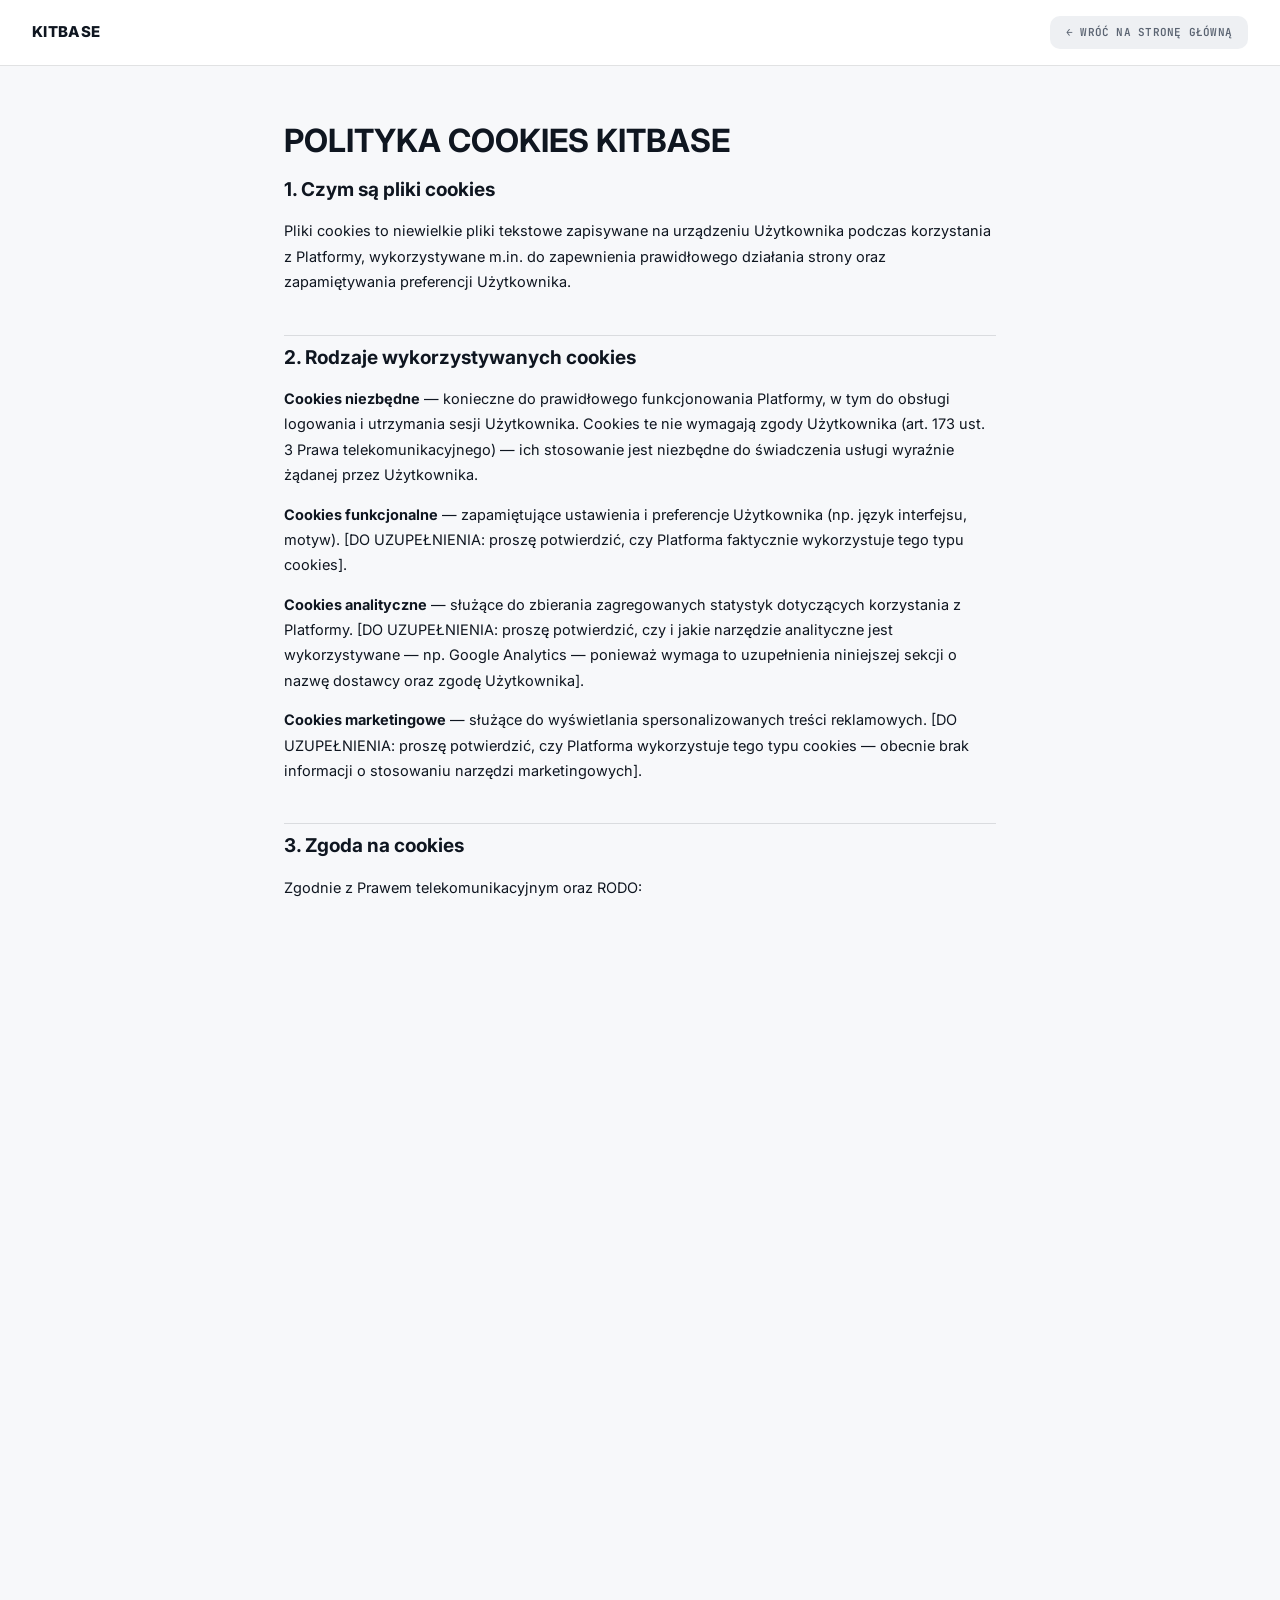
<file: kitapp/polityka-cookies.html>
<!DOCTYPE html>
<html lang="pl">
<head>
<meta charset="UTF-8">
<meta name="viewport" content="width=device-width, initial-scale=1.0">
<title>Polityka Cookies — KITBASE</title>
<link rel="stylesheet" href="styles.css">
<link rel="preconnect" href="https://fonts.googleapis.com">
<link rel="preconnect" href="https://fonts.gstatic.com" crossorigin>
<link href="https://fonts.googleapis.com/css2?family=Fraunces:opsz,wght@9..144,400;9..144,500;9..144,600;9..144,700;9..144,900&family=Inter:wght@400;500;600;700;800;900&family=JetBrains+Mono:wght@400;500;600&display=swap" rel="stylesheet">
<style>
body{overflow:auto!important;user-select:auto!important;background:var(--bg)}
.legal-nav{display:flex;align-items:center;justify-content:space-between;padding:16px 32px;background:#fff;border-bottom:1px solid var(--border);position:sticky;top:0;z-index:10}
.legal-nav a{text-decoration:none;color:var(--t1);font-family:'Inter',sans-serif;font-weight:800;font-size:15px;letter-spacing:.02em}
.legal-back{font-family:'JetBrains Mono',monospace!important;font-weight:600!important;font-size:11px!important;letter-spacing:.05em;text-transform:uppercase;color:var(--t2)!important;background:var(--bg3);padding:8px 16px;border-radius:var(--r2)}
.legal-wrap{max-width:760px;margin:0 auto;padding:56px 24px 100px}
.legal-doc h1{font-family:'Fraunces',serif;font-size:32px;font-weight:700;margin-bottom:8px;line-height:1.2;color:var(--t1)}
.legal-doc h2{font-family:'Inter',sans-serif;font-size:19px;font-weight:800;margin:40px 0 14px;color:var(--t1);padding-top:8px;border-top:1px solid var(--border)}
.legal-doc h2:first-of-type{border-top:none;margin-top:0}
.legal-doc p{font-size:14.5px;line-height:1.75;color:var(--t1);margin-bottom:14px}
.legal-doc ul,.legal-doc ol{margin:0 0 14px 22px;font-size:14.5px;line-height:1.75;color:var(--t1)}
.legal-doc li{margin-bottom:6px}
.legal-doc li ul,.legal-doc li ol{margin-top:6px}
.legal-doc strong{font-weight:700;color:var(--t1)}
.legal-doc table{width:100%;border-collapse:collapse;margin:20px 0;font-size:13.5px}
.legal-doc th{background:var(--bg3);text-align:left;padding:10px 12px;font-weight:700;border:1px solid var(--border)}
.legal-doc td{padding:10px 12px;border:1px solid var(--border);vertical-align:top}
.legal-doc hr{border:none;border-top:1px solid var(--border);margin:40px 0}
.legal-notice{background:rgba(var(--a-rgb),.12);border:1px solid rgba(var(--a-rgb),.35);border-radius:var(--r);padding:18px 20px;font-size:13px;line-height:1.7;color:var(--t1);margin-top:36px}
.legal-notice strong{display:block;margin-bottom:6px;font-family:'JetBrains Mono',monospace;font-size:10.5px;letter-spacing:.08em;text-transform:uppercase}
.legal-footer-links{max-width:760px;margin:0 auto;padding:0 24px 60px;display:flex;gap:18px;flex-wrap:wrap}
.legal-footer-links a{font-family:'JetBrains Mono',monospace;font-size:11px;color:var(--t2);text-decoration:none;letter-spacing:.03em}
.legal-footer-links a:hover{color:var(--t1);text-decoration:underline}
@media(max-width:640px){.legal-nav{padding:14px 18px}.legal-wrap{padding:36px 18px 70px}.legal-doc h1{font-size:26px}}
</style>
</head>
<body>
<nav class="legal-nav">
  <a href="index.html">KITBASE</a>
  <a class="legal-back" href="index.html">← Wróć na stronę główną</a>
</nav>
<div class="legal-wrap">
<div class="legal-doc">
<h1>POLITYKA COOKIES KITBASE</h1>
<h2>1. Czym są pliki cookies</h2>
<p>Pliki cookies to niewielkie pliki tekstowe zapisywane na urządzeniu Użytkownika podczas korzystania z Platformy, wykorzystywane m.in. do zapewnienia prawidłowego działania strony oraz zapamiętywania preferencji Użytkownika.</p>
<h2>2. Rodzaje wykorzystywanych cookies</h2>
<p><strong>Cookies niezbędne</strong> — konieczne do prawidłowego funkcjonowania Platformy, w tym do obsługi logowania i utrzymania sesji Użytkownika. Cookies te nie wymagają zgody Użytkownika (art. 173 ust. 3 Prawa telekomunikacyjnego) — ich stosowanie jest niezbędne do świadczenia usługi wyraźnie żądanej przez Użytkownika.</p>
<p><strong>Cookies funkcjonalne</strong> — zapamiętujące ustawienia i preferencje Użytkownika (np. język interfejsu, motyw). [DO UZUPEŁNIENIA: proszę potwierdzić, czy Platforma faktycznie wykorzystuje tego typu cookies].</p>
<p><strong>Cookies analityczne</strong> — służące do zbierania zagregowanych statystyk dotyczących korzystania z Platformy. [DO UZUPEŁNIENIA: proszę potwierdzić, czy i jakie narzędzie analityczne jest wykorzystywane — np. Google Analytics — ponieważ wymaga to uzupełnienia niniejszej sekcji o nazwę dostawcy oraz zgodę Użytkownika].</p>
<p><strong>Cookies marketingowe</strong> — służące do wyświetlania spersonalizowanych treści reklamowych. [DO UZUPEŁNIENIA: proszę potwierdzić, czy Platforma wykorzystuje tego typu cookies — obecnie brak informacji o stosowaniu narzędzi marketingowych].</p>
<h2>3. Zgoda na cookies</h2>
<p>Zgodnie z Prawem telekomunikacyjnym oraz RODO:</p>
<ul>
<li>Cookies niezbędne nie wymagają zgody Użytkownika.</li>
<li>Cookies funkcjonalne, analityczne i marketingowe wymagają uprzedniej, dobrowolnej zgody Użytkownika, wyrażonej np. poprzez baner cookies przy pierwszej wizycie na Platformie.</li>
</ul>
<p><strong>Ważna uwaga dla Operatora:</strong> jeżeli Platforma wykorzystuje wyłącznie cookies niezbędne do funkcjonowania logowania i sesji Użytkownika, nie ma prawnego obowiązku wdrażania rozbudowanego bannera zgody — wystarczająca jest informacja o stosowaniu cookies niezbędnych, np. w stopce strony lub w niniejszej Polityce. Wdrożenie bannera z opcją wyboru kategorii cookies jest konieczne dopiero w momencie faktycznego wprowadzenia cookies analitycznych lub marketingowych.</p>
<h2>4. Zarządzanie cookies</h2>
<p>Użytkownik może samodzielnie zarządzać plikami cookies za pomocą ustawień swojej przeglądarki internetowej, w tym może zablokować lub usunąć zapisane cookies. Zablokowanie cookies niezbędnych może uniemożliwić prawidłowe korzystanie z Platformy (np. utrzymanie sesji logowania).</p>
<h2>5. Zmiany Polityki Cookies</h2>
<p>Niniejsza Polityka może ulegać zmianom, w szczególności w związku z wprowadzeniem nowych narzędzi analitycznych lub marketingowych przez Operatora.</p>
<hr />
<p><strong>ZASTRZEŻENIE:</strong> Niniejszy dokument stanowi projekt roboczy. Przed publicznym uruchomieniem Platformy powinien zostać zweryfikowany przez prawnika oraz uzupełniony zgodnie z faktycznie wykorzystywanymi narzędziami.</p>
</div>
<div class="legal-notice"><strong>Uwaga</strong>Ten dokument to projekt roboczy przygotowany na potrzeby wczesnej wersji platformy. Przed uruchomieniem produkcyjnym powinien zostać zweryfikowany przez prawnika i uzupełniony o brakujące dane operatora.</div>
</div>
<div class="legal-footer-links">
  <a href="regulamin.html">Regulamin</a>
  <a href="polityka-prywatnosci.html">Polityka Prywatności</a>
  <a href="polityka-cookies.html">Polityka Cookies</a>
  <a href="zasady-legitcheck.html">Zasady LegitCheck</a>
</div>
</body>
</html>
</file>
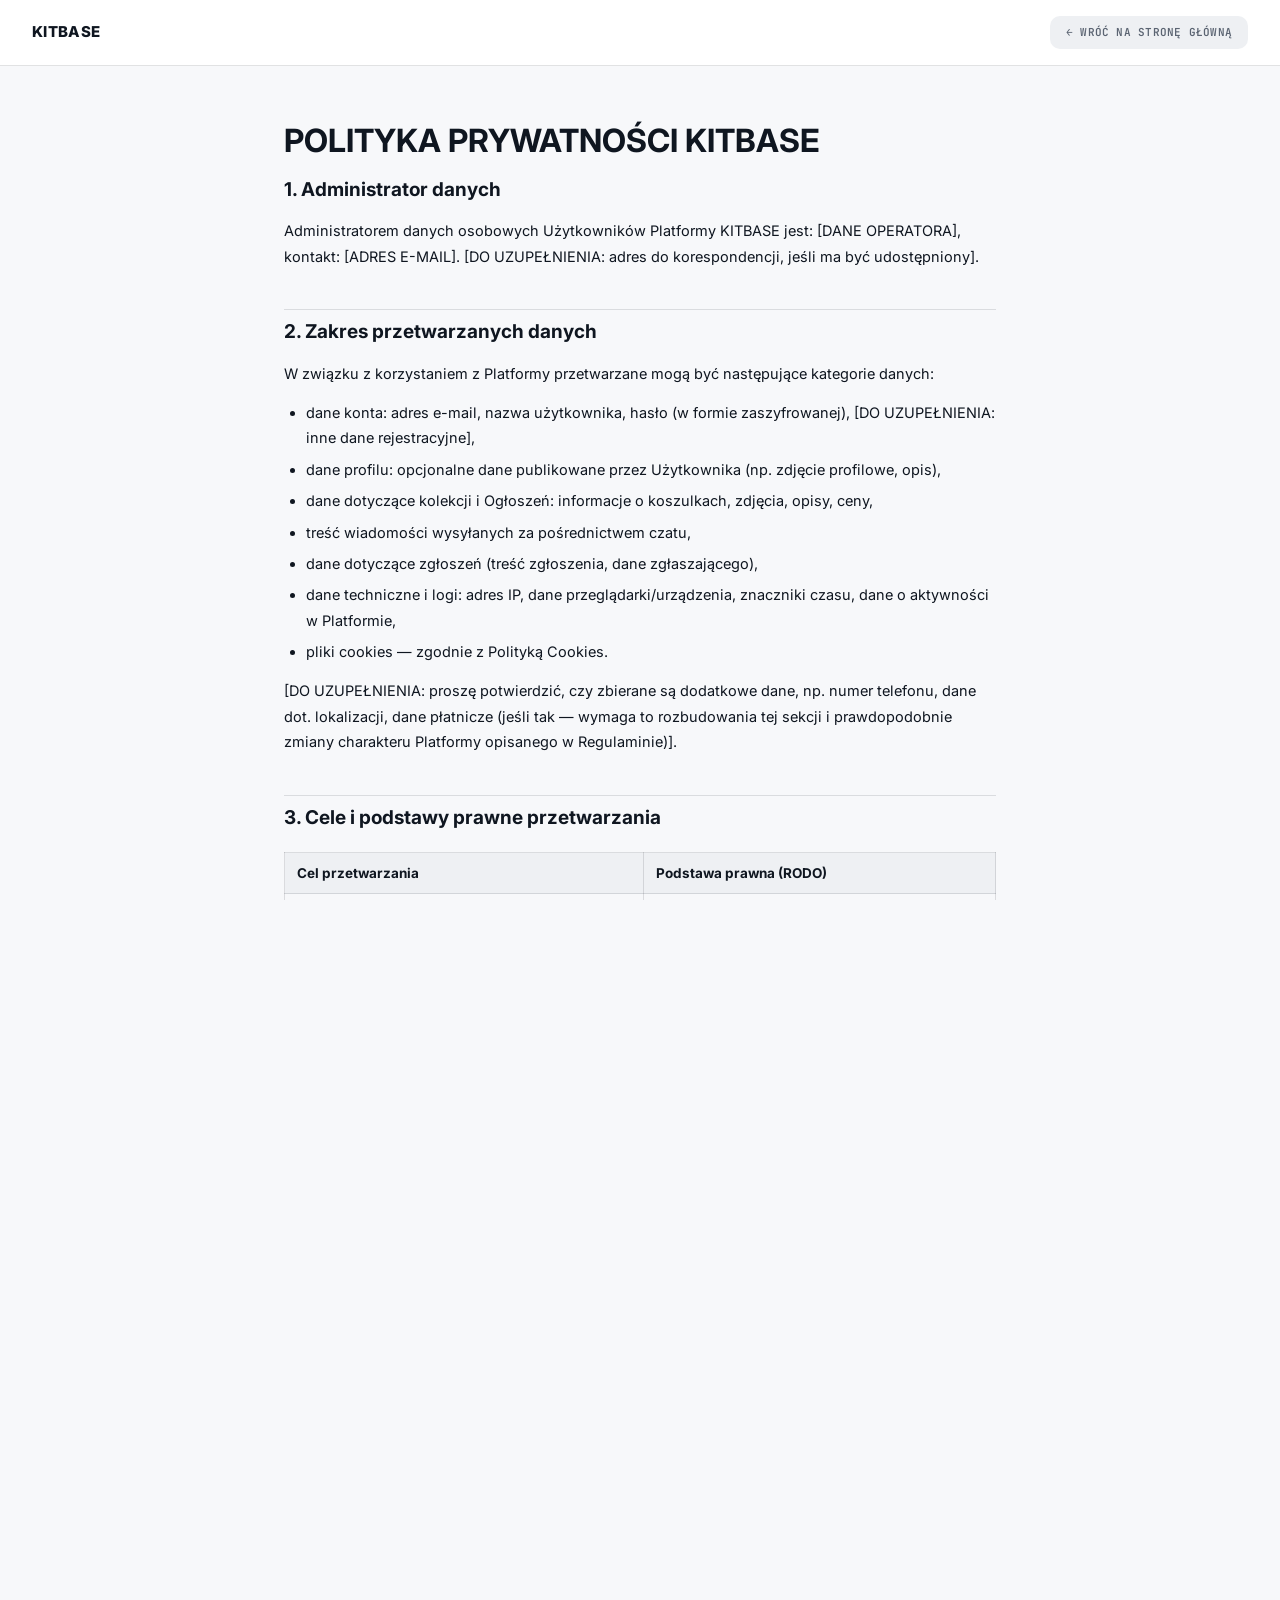
<file: kitapp/polityka-prywatnosci.html>
<!DOCTYPE html>
<html lang="pl">
<head>
<meta charset="UTF-8">
<meta name="viewport" content="width=device-width, initial-scale=1.0">
<title>Polityka Prywatności — KITBASE</title>
<link rel="stylesheet" href="styles.css">
<link rel="preconnect" href="https://fonts.googleapis.com">
<link rel="preconnect" href="https://fonts.gstatic.com" crossorigin>
<link href="https://fonts.googleapis.com/css2?family=Fraunces:opsz,wght@9..144,400;9..144,500;9..144,600;9..144,700;9..144,900&family=Inter:wght@400;500;600;700;800;900&family=JetBrains+Mono:wght@400;500;600&display=swap" rel="stylesheet">
<style>
body{overflow:auto!important;user-select:auto!important;background:var(--bg)}
.legal-nav{display:flex;align-items:center;justify-content:space-between;padding:16px 32px;background:#fff;border-bottom:1px solid var(--border);position:sticky;top:0;z-index:10}
.legal-nav a{text-decoration:none;color:var(--t1);font-family:'Inter',sans-serif;font-weight:800;font-size:15px;letter-spacing:.02em}
.legal-back{font-family:'JetBrains Mono',monospace!important;font-weight:600!important;font-size:11px!important;letter-spacing:.05em;text-transform:uppercase;color:var(--t2)!important;background:var(--bg3);padding:8px 16px;border-radius:var(--r2)}
.legal-wrap{max-width:760px;margin:0 auto;padding:56px 24px 100px}
.legal-doc h1{font-family:'Fraunces',serif;font-size:32px;font-weight:700;margin-bottom:8px;line-height:1.2;color:var(--t1)}
.legal-doc h2{font-family:'Inter',sans-serif;font-size:19px;font-weight:800;margin:40px 0 14px;color:var(--t1);padding-top:8px;border-top:1px solid var(--border)}
.legal-doc h2:first-of-type{border-top:none;margin-top:0}
.legal-doc p{font-size:14.5px;line-height:1.75;color:var(--t1);margin-bottom:14px}
.legal-doc ul,.legal-doc ol{margin:0 0 14px 22px;font-size:14.5px;line-height:1.75;color:var(--t1)}
.legal-doc li{margin-bottom:6px}
.legal-doc li ul,.legal-doc li ol{margin-top:6px}
.legal-doc strong{font-weight:700;color:var(--t1)}
.legal-doc table{width:100%;border-collapse:collapse;margin:20px 0;font-size:13.5px}
.legal-doc th{background:var(--bg3);text-align:left;padding:10px 12px;font-weight:700;border:1px solid var(--border)}
.legal-doc td{padding:10px 12px;border:1px solid var(--border);vertical-align:top}
.legal-doc hr{border:none;border-top:1px solid var(--border);margin:40px 0}
.legal-notice{background:rgba(var(--a-rgb),.12);border:1px solid rgba(var(--a-rgb),.35);border-radius:var(--r);padding:18px 20px;font-size:13px;line-height:1.7;color:var(--t1);margin-top:36px}
.legal-notice strong{display:block;margin-bottom:6px;font-family:'JetBrains Mono',monospace;font-size:10.5px;letter-spacing:.08em;text-transform:uppercase}
.legal-footer-links{max-width:760px;margin:0 auto;padding:0 24px 60px;display:flex;gap:18px;flex-wrap:wrap}
.legal-footer-links a{font-family:'JetBrains Mono',monospace;font-size:11px;color:var(--t2);text-decoration:none;letter-spacing:.03em}
.legal-footer-links a:hover{color:var(--t1);text-decoration:underline}
@media(max-width:640px){.legal-nav{padding:14px 18px}.legal-wrap{padding:36px 18px 70px}.legal-doc h1{font-size:26px}}
</style>
</head>
<body>
<nav class="legal-nav">
  <a href="index.html">KITBASE</a>
  <a class="legal-back" href="index.html">← Wróć na stronę główną</a>
</nav>
<div class="legal-wrap">
<div class="legal-doc">
<h1>POLITYKA PRYWATNOŚCI KITBASE</h1>
<h2>1. Administrator danych</h2>
<p>Administratorem danych osobowych Użytkowników Platformy KITBASE jest: [DANE OPERATORA], kontakt: [ADRES E-MAIL]. [DO UZUPEŁNIENIA: adres do korespondencji, jeśli ma być udostępniony].</p>
<h2>2. Zakres przetwarzanych danych</h2>
<p>W związku z korzystaniem z Platformy przetwarzane mogą być następujące kategorie danych:</p>
<ul>
<li>dane konta: adres e-mail, nazwa użytkownika, hasło (w formie zaszyfrowanej), [DO UZUPEŁNIENIA: inne dane rejestracyjne],</li>
<li>dane profilu: opcjonalne dane publikowane przez Użytkownika (np. zdjęcie profilowe, opis),</li>
<li>dane dotyczące kolekcji i Ogłoszeń: informacje o koszulkach, zdjęcia, opisy, ceny,</li>
<li>treść wiadomości wysyłanych za pośrednictwem czatu,</li>
<li>dane dotyczące zgłoszeń (treść zgłoszenia, dane zgłaszającego),</li>
<li>dane techniczne i logi: adres IP, dane przeglądarki/urządzenia, znaczniki czasu, dane o aktywności w Platformie,</li>
<li>pliki cookies — zgodnie z Polityką Cookies.</li>
</ul>
<p>[DO UZUPEŁNIENIA: proszę potwierdzić, czy zbierane są dodatkowe dane, np. numer telefonu, dane dot. lokalizacji, dane płatnicze (jeśli tak — wymaga to rozbudowania tej sekcji i prawdopodobnie zmiany charakteru Platformy opisanego w Regulaminie)].</p>
<h2>3. Cele i podstawy prawne przetwarzania</h2>
<table>
<thead>
<tr>
<th>Cel przetwarzania</th>
<th>Podstawa prawna (RODO)</th>
</tr>
</thead>
<tbody>
<tr>
<td>Założenie i obsługa Konta, świadczenie usług Platformy</td>
<td>art. 6 ust. 1 lit. b) — wykonanie umowy</td>
</tr>
<tr>
<td>Umożliwienie publikacji Ogłoszeń, Aukcji i korzystania z Wishlisty</td>
<td>art. 6 ust. 1 lit. b) — wykonanie umowy</td>
</tr>
<tr>
<td>Umożliwienie komunikacji między Użytkownikami (czat)</td>
<td>art. 6 ust. 1 lit. b) — wykonanie umowy</td>
</tr>
<tr>
<td>Przeprowadzenie weryfikacji LegitCheck</td>
<td>art. 6 ust. 1 lit. b) oraz lit. f) — wykonanie umowy / prawnie uzasadniony interes</td>
</tr>
<tr>
<td>Rozpatrywanie zgłoszeń i moderacja treści</td>
<td>art. 6 ust. 1 lit. f) — prawnie uzasadniony interes (bezpieczeństwo Platformy)</td>
</tr>
<tr>
<td>Zapewnienie bezpieczeństwa Platformy, przeciwdziałanie nadużyciom</td>
<td>art. 6 ust. 1 lit. f) — prawnie uzasadniony interes</td>
</tr>
<tr>
<td>Dochodzenie lub obrona przed roszczeniami</td>
<td>art. 6 ust. 1 lit. f) — prawnie uzasadniony interes</td>
</tr>
<tr>
<td>Wypełnienie obowiązków prawnych (np. odpowiedź na żądania organów)</td>
<td>art. 6 ust. 1 lit. c) — obowiązek prawny</td>
</tr>
<tr>
<td>Cookies analityczne/marketingowe (jeśli stosowane)</td>
<td>art. 6 ust. 1 lit. a) — zgoda</td>
</tr>
</tbody>
</table>
<h2>4. Okresy przechowywania danych</h2>
<ul>
<li>Dane Konta — przez czas istnienia Konta oraz przez okres [DO UZUPEŁNIENIA] po jego usunięciu, w zakresie niezbędnym do obrony przed roszczeniami lub wypełnienia obowiązków prawnych.</li>
<li>Treści Ogłoszeń i Aukcji — przez czas ich publikacji oraz [DO UZUPEŁNIENIA] po zakończeniu/usunięciu, w celach dowodowych.</li>
<li>Wiadomości czatu — przez [DO UZUPEŁNIENIA — proszę potwierdzić faktyczny okres przechowywania w systemie].</li>
<li>Dane zgłoszeń — przez czas niezbędny do rozpatrzenia sprawy oraz [DO UZUPEŁNIENIA] po jej zakończeniu.</li>
<li>Logi techniczne i adresy IP — przez okres [DO UZUPEŁNIENIA, zazwyczaj kilka–kilkanaście miesięcy] w celach bezpieczeństwa.</li>
</ul>
<p>Powyższe okresy wymagają potwierdzenia zgodnie z faktyczną konfiguracją bazy danych i praktyką operacyjną Platformy.</p>
<h2>5. Odbiorcy danych</h2>
<p>Dane mogą być przekazywane podmiotom zapewniającym infrastrukturę techniczną Platformy, działającym jako podmioty przetwarzające na podstawie umów powierzenia przetwarzania danych, w szczególności dostawcom hostingu, bazy danych i przechowywania plików. [DO UZUPEŁNIENIA: proszę wskazać konkretnych dostawców wraz z lokalizacją ich serwerów — jest to niezbędne do uzupełnienia tej sekcji oraz sekcji 6 poniżej].</p>
<p>Dane w zakresie Ogłoszeń, profilu publicznego i plakietki LegitCheck mogą być widoczne dla innych Użytkowników Platformy zgodnie z ustawieniami widoczności.</p>
<p>Dane mogą zostać ujawnione organom państwowym, jeżeli obowiązek taki wynika z przepisów prawa.</p>
<h2>6. Przekazywanie danych poza Europejski Obszar Gospodarczy (EOG)</h2>
<p>[DO UZUPEŁNIENIA: jeżeli dostawcy infrastruktury (np. hosting) przetwarzają dane poza EOG, należy tu wskazać podstawę prawną transferu (np. standardowe klauzule umowne) oraz odbiorcę. Jeżeli wszystkie dane przetwarzane są wyłącznie na terenie EOG, punkt ten należy przeredagować na „Administrator nie przekazuje danych poza EOG" po potwierdzeniu tego faktu].</p>
<h2>7. Prawa Użytkownika</h2>
<p>Użytkownikowi przysługuje prawo do:</p>
<ul>
<li>dostępu do swoich danych osobowych,</li>
<li>sprostowania danych,</li>
<li>usunięcia danych („prawo do bycia zapomnianym"),</li>
<li>ograniczenia przetwarzania,</li>
<li>przenoszenia danych,</li>
<li>wniesienia sprzeciwu wobec przetwarzania opartego na prawnie uzasadnionym interesie,</li>
<li>cofnięcia zgody w dowolnym momencie (w zakresie, w jakim przetwarzanie odbywa się na podstawie zgody), bez wpływu na zgodność z prawem przetwarzania dokonanego przed jej cofnięciem,</li>
<li>wniesienia skargi do Prezesa Urzędu Ochrony Danych Osobowych (PUODO).</li>
</ul>
<h2>8. Realizacja praw</h2>
<p>W celu realizacji powyższych praw Użytkownik może skontaktować się z Administratorem pod adresem: [ADRES E-MAIL]. Administrator udziela odpowiedzi bez zbędnej zwłoki, co do zasady w terminie miesiąca od otrzymania żądania.</p>
<h2>9. Bezpieczeństwo danych</h2>
<p>Administrator stosuje odpowiednie środki techniczne i organizacyjne w celu ochrony danych osobowych przed nieuprawnionym dostępem, utratą lub zniszczeniem, adekwatne do charakteru hobbystycznego projektu oraz wykorzystywanej infrastruktury technicznej. [DO UZUPEŁNIENIA: opis konkretnych środków, np. szyfrowanie haseł, ograniczony dostęp administracyjny].</p>
<h2>10. Pliki cookies</h2>
<p>Zasady wykorzystania plików cookies opisane są w odrębnej Polityce Cookies.</p>
<h2>11. Zmiany Polityki Prywatności</h2>
<p>Administrator zastrzega sobie prawo do zmiany niniejszej Polityki, w szczególności w związku ze zmianą funkcjonalności Platformy lub przepisów prawa. Aktualna wersja Polityki publikowana jest na Platformie.</p>
<hr />
<p><strong>ZASTRZEŻENIE:</strong> Niniejszy dokument stanowi projekt roboczy. Przed publicznym uruchomieniem Platformy powinien zostać zweryfikowany przez prawnika oraz uzupełniony o informacje oznaczone jako [DO UZUPEŁNIENIA], w szczególności dotyczące konkretnych dostawców infrastruktury technicznej i faktycznych okresów przechowywania danych.</p>
</div>
<div class="legal-notice"><strong>Uwaga</strong>Ten dokument to projekt roboczy przygotowany na potrzeby wczesnej wersji platformy. Przed uruchomieniem produkcyjnym powinien zostać zweryfikowany przez prawnika i uzupełniony o brakujące dane operatora.</div>
</div>
<div class="legal-footer-links">
  <a href="regulamin.html">Regulamin</a>
  <a href="polityka-prywatnosci.html">Polityka Prywatności</a>
  <a href="polityka-cookies.html">Polityka Cookies</a>
  <a href="zasady-legitcheck.html">Zasady LegitCheck</a>
</div>
</body>
</html>
</file>
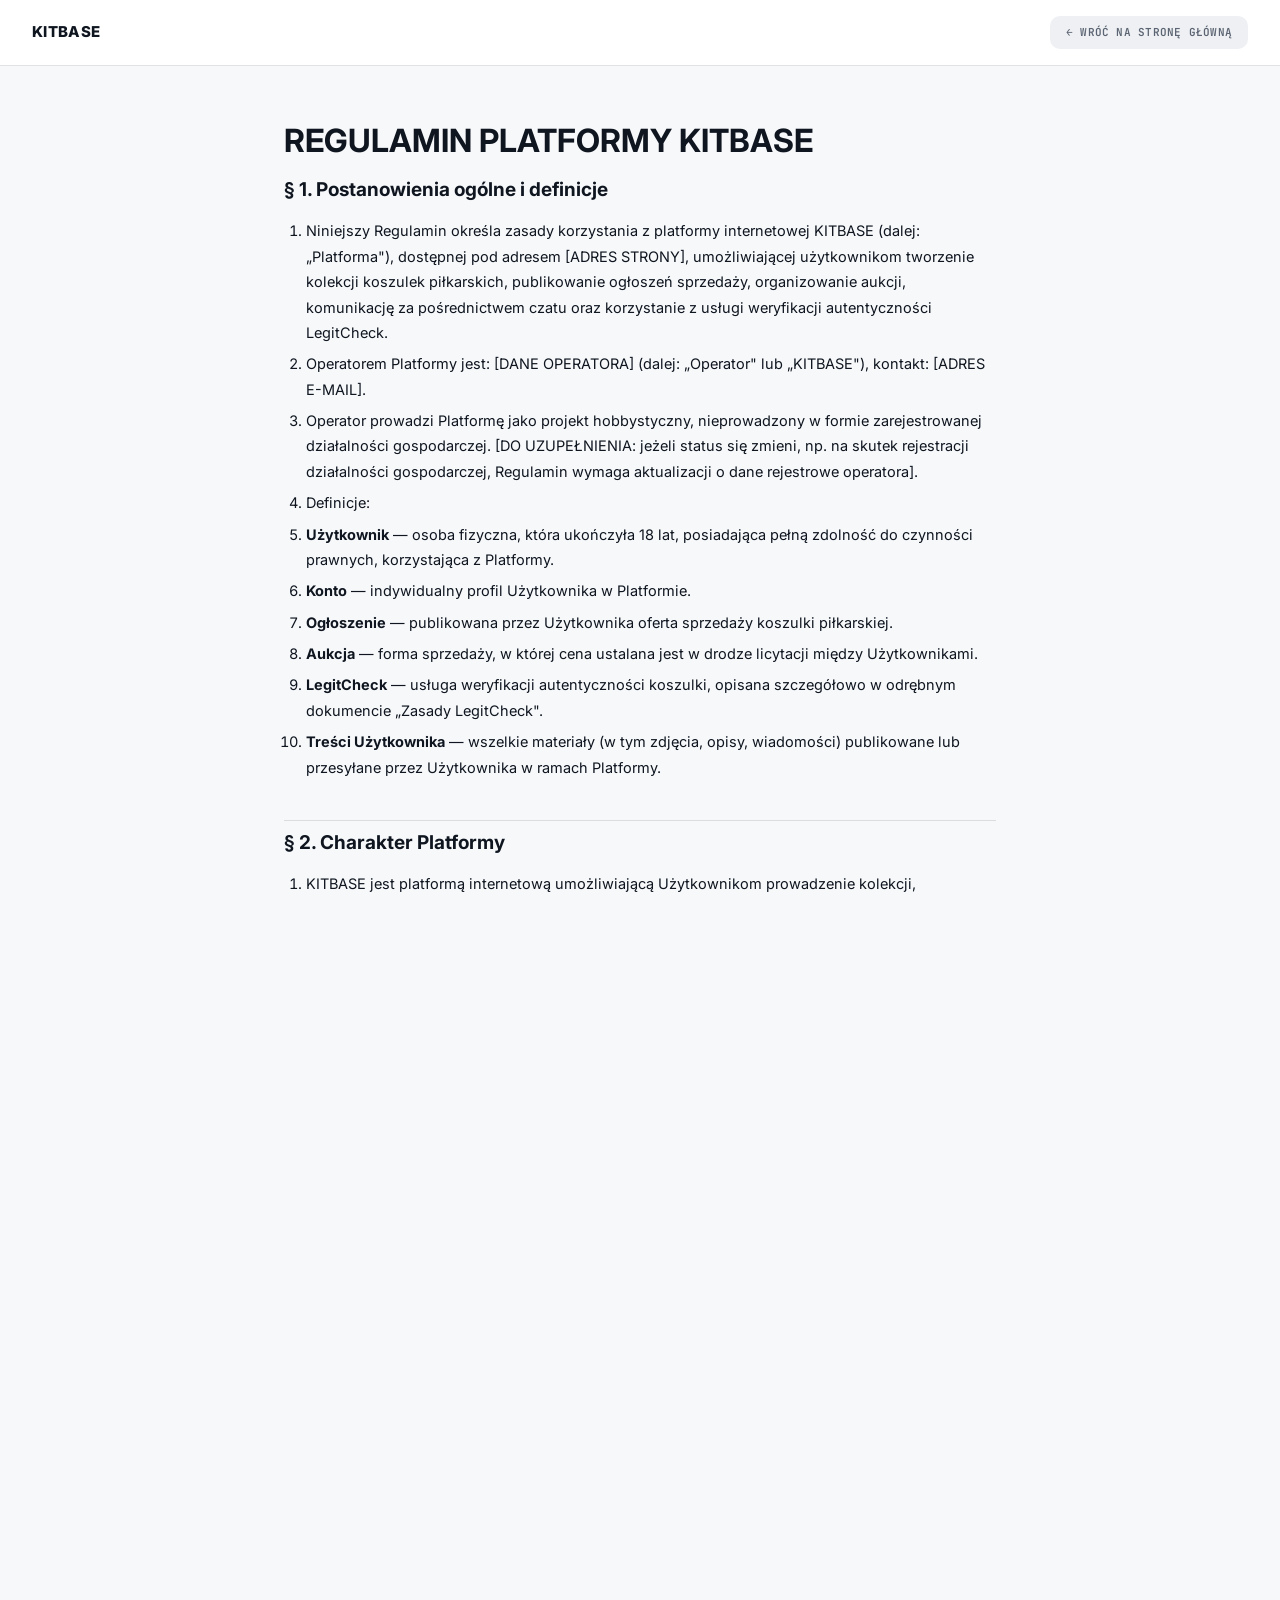
<file: kitapp/regulamin.html>
<!DOCTYPE html>
<html lang="pl">
<head>
<meta charset="UTF-8">
<meta name="viewport" content="width=device-width, initial-scale=1.0">
<title>Regulamin — KITBASE</title>
<link rel="stylesheet" href="styles.css">
<link rel="preconnect" href="https://fonts.googleapis.com">
<link rel="preconnect" href="https://fonts.gstatic.com" crossorigin>
<link href="https://fonts.googleapis.com/css2?family=Fraunces:opsz,wght@9..144,400;9..144,500;9..144,600;9..144,700;9..144,900&family=Inter:wght@400;500;600;700;800;900&family=JetBrains+Mono:wght@400;500;600&display=swap" rel="stylesheet">
<style>
body{overflow:auto!important;user-select:auto!important;background:var(--bg)}
.legal-nav{display:flex;align-items:center;justify-content:space-between;padding:16px 32px;background:#fff;border-bottom:1px solid var(--border);position:sticky;top:0;z-index:10}
.legal-nav a{text-decoration:none;color:var(--t1);font-family:'Inter',sans-serif;font-weight:800;font-size:15px;letter-spacing:.02em}
.legal-back{font-family:'JetBrains Mono',monospace!important;font-weight:600!important;font-size:11px!important;letter-spacing:.05em;text-transform:uppercase;color:var(--t2)!important;background:var(--bg3);padding:8px 16px;border-radius:var(--r2)}
.legal-wrap{max-width:760px;margin:0 auto;padding:56px 24px 100px}
.legal-doc h1{font-family:'Fraunces',serif;font-size:32px;font-weight:700;margin-bottom:8px;line-height:1.2;color:var(--t1)}
.legal-doc h2{font-family:'Inter',sans-serif;font-size:19px;font-weight:800;margin:40px 0 14px;color:var(--t1);padding-top:8px;border-top:1px solid var(--border)}
.legal-doc h2:first-of-type{border-top:none;margin-top:0}
.legal-doc p{font-size:14.5px;line-height:1.75;color:var(--t1);margin-bottom:14px}
.legal-doc ul,.legal-doc ol{margin:0 0 14px 22px;font-size:14.5px;line-height:1.75;color:var(--t1)}
.legal-doc li{margin-bottom:6px}
.legal-doc li ul,.legal-doc li ol{margin-top:6px}
.legal-doc strong{font-weight:700;color:var(--t1)}
.legal-doc table{width:100%;border-collapse:collapse;margin:20px 0;font-size:13.5px}
.legal-doc th{background:var(--bg3);text-align:left;padding:10px 12px;font-weight:700;border:1px solid var(--border)}
.legal-doc td{padding:10px 12px;border:1px solid var(--border);vertical-align:top}
.legal-doc hr{border:none;border-top:1px solid var(--border);margin:40px 0}
.legal-notice{background:rgba(var(--a-rgb),.12);border:1px solid rgba(var(--a-rgb),.35);border-radius:var(--r);padding:18px 20px;font-size:13px;line-height:1.7;color:var(--t1);margin-top:36px}
.legal-notice strong{display:block;margin-bottom:6px;font-family:'JetBrains Mono',monospace;font-size:10.5px;letter-spacing:.08em;text-transform:uppercase}
.legal-footer-links{max-width:760px;margin:0 auto;padding:0 24px 60px;display:flex;gap:18px;flex-wrap:wrap}
.legal-footer-links a{font-family:'JetBrains Mono',monospace;font-size:11px;color:var(--t2);text-decoration:none;letter-spacing:.03em}
.legal-footer-links a:hover{color:var(--t1);text-decoration:underline}
@media(max-width:640px){.legal-nav{padding:14px 18px}.legal-wrap{padding:36px 18px 70px}.legal-doc h1{font-size:26px}}
</style>
</head>
<body>
<nav class="legal-nav">
  <a href="index.html">KITBASE</a>
  <a class="legal-back" href="index.html">← Wróć na stronę główną</a>
</nav>
<div class="legal-wrap">
<div class="legal-doc">
<h1>REGULAMIN PLATFORMY KITBASE</h1>
<h2>§ 1. Postanowienia ogólne i definicje</h2>
<ol>
<li>Niniejszy Regulamin określa zasady korzystania z platformy internetowej KITBASE (dalej: „Platforma"), dostępnej pod adresem [ADRES STRONY], umożliwiającej użytkownikom tworzenie kolekcji koszulek piłkarskich, publikowanie ogłoszeń sprzedaży, organizowanie aukcji, komunikację za pośrednictwem czatu oraz korzystanie z usługi weryfikacji autentyczności LegitCheck.</li>
<li>Operatorem Platformy jest: [DANE OPERATORA] (dalej: „Operator" lub „KITBASE"), kontakt: [ADRES E-MAIL].</li>
<li>Operator prowadzi Platformę jako projekt hobbystyczny, nieprowadzony w formie zarejestrowanej działalności gospodarczej. [DO UZUPEŁNIENIA: jeżeli status się zmieni, np. na skutek rejestracji działalności gospodarczej, Regulamin wymaga aktualizacji o dane rejestrowe operatora].</li>
<li>Definicje:</li>
<li><strong>Użytkownik</strong> — osoba fizyczna, która ukończyła 18 lat, posiadająca pełną zdolność do czynności prawnych, korzystająca z Platformy.</li>
<li><strong>Konto</strong> — indywidualny profil Użytkownika w Platformie.</li>
<li><strong>Ogłoszenie</strong> — publikowana przez Użytkownika oferta sprzedaży koszulki piłkarskiej.</li>
<li><strong>Aukcja</strong> — forma sprzedaży, w której cena ustalana jest w drodze licytacji między Użytkownikami.</li>
<li><strong>LegitCheck</strong> — usługa weryfikacji autentyczności koszulki, opisana szczegółowo w odrębnym dokumencie „Zasady LegitCheck".</li>
<li><strong>Treści Użytkownika</strong> — wszelkie materiały (w tym zdjęcia, opisy, wiadomości) publikowane lub przesyłane przez Użytkownika w ramach Platformy.</li>
</ol>
<h2>§ 2. Charakter Platformy</h2>
<ol>
<li>KITBASE jest platformą internetową umożliwiającą Użytkownikom prowadzenie kolekcji, publikowanie ogłoszeń, organizowanie aukcji oraz komunikację między sobą.</li>
<li>KITBASE <strong>nie jest stroną</strong> żadnej umowy sprzedaży zawieranej między Użytkownikami. Umowa sprzedaży koszulki zawierana jest bezpośrednio między sprzedającym a kupującym.</li>
<li>KITBASE nie pobiera prowizji ani żadnych opłat od transakcji, nie oferuje płatnych kont ani płatnych funkcjonalności, nie pośredniczy w płatnościach i nie przechowuje środków pieniężnych Użytkowników.</li>
<li>Sposób zapłaty oraz sposób dostawy koszulki Użytkownicy ustalają samodzielnie, bez udziału KITBASE.</li>
<li>KITBASE nie organizuje, nie realizuje i nie gwarantuje wysyłki przedmiotów.</li>
</ol>
<h2>§ 3. Warunki korzystania z Platformy — wiek</h2>
<ol>
<li>Z Platformy mogą korzystać wyłącznie osoby, które ukończyły 18 lat i posiadają pełną zdolność do czynności prawnych.</li>
<li>Podczas rejestracji Użytkownik składa oświadczenie o ukończeniu 18. roku życia oraz akceptuje niniejszy Regulamin.</li>
<li>Użytkownik ponosi pełną odpowiedzialność za prawdziwość złożonego oświadczenia. KITBASE nie prowadzi dodatkowej weryfikacji wieku wykraczającej poza oświadczenie Użytkownika, chyba że zaistnieją uzasadnione wątpliwości.</li>
<li>W przypadku uzyskania przez Operatora wiarygodnej informacji, że Użytkownik nie spełnia warunku wieku, Operator ma prawo natychmiast zablokować lub usunąć Konto takiego Użytkownika.</li>
</ol>
<h2>§ 4. Rejestracja i Konto</h2>
<ol>
<li>Korzystanie z pełnej funkcjonalności Platformy wymaga założenia Konta poprzez podanie wymaganych danych (np. adres e-mail, hasło, nazwa użytkownika).</li>
<li>Użytkownik zobowiązany jest do podawania danych zgodnych z prawdą oraz do ich aktualizacji w razie zmiany.</li>
<li>Użytkownik ponosi odpowiedzialność za zachowanie poufności hasła oraz za wszelkie działania podejmowane za pośrednictwem jego Konta. Zabronione jest udostępnianie Konta osobom trzecim.</li>
<li>Użytkownik może w każdej chwili zażądać usunięcia swojego Konta, kontaktując się pod adresem [ADRES E-MAIL]. Skutki usunięcia Konta opisano w § 12 oraz w Polityce Prywatności.</li>
<li>Operator może zablokować lub ograniczyć Konto Użytkownika w przypadkach opisanych w § 12 (Moderacja).</li>
<li>Po zablokowaniu Konta z powodu naruszenia Regulaminu, ponowne założenie Konta przez tę samą osobę wymaga zgody Operatora; próba obejścia blokady poprzez założenie nowego konta stanowi naruszenie Regulaminu.</li>
</ol>
<h2>§ 5. Funkcjonalności Platformy</h2>
<ol>
<li><strong>Kolekcja</strong> — Użytkownik może dodawać do swojej kolekcji koszulki wraz z informacjami: klub, sezon, marka, rozmiar, stan, personalizacja, naszywki oraz zdjęcia.</li>
<li><strong>Profil publiczny</strong> — Użytkownik może opcjonalnie udostępnić swoją kolekcję lub profil innym Użytkownikom. Widoczność profilu i kolekcji kontroluje Użytkownik w ustawieniach Konta.</li>
<li><strong>Wishlista</strong> — Użytkownik może oznaczać poszukiwane koszulki i otrzymywać powiadomienia o pasujących Ogłoszeniach.</li>
<li><strong>Powiadomienia</strong> — Platforma może wysyłać powiadomienia dotyczące Ogłoszeń, Aukcji, wiadomości czatu oraz statusu weryfikacji LegitCheck.</li>
</ol>
<h2>§ 6. Marketplace — zasady ogłoszeń</h2>
<ol>
<li>Użytkownik może publikować Ogłoszenia sprzedaży koszulek będących jego własnością lub które ma prawo zbyć.</li>
<li>Użytkownik ponosi pełną odpowiedzialność za treść Ogłoszenia, w tym za zgodność opisu ze stanem faktycznym przedmiotu, autentyczność koszulki oraz prawdziwość zamieszczonych informacji i zdjęć.</li>
<li>
<p>Zabronione jest:
   a. oferowanie podróbek lub replik jako oryginalnych koszulek klubowych,
   b. publikowanie nieprawdziwych informacji o przedmiocie (stan, rozmiar, autentyczność, pochodzenie),
   c. podszywanie się pod inną osobę lub markę,
   d. wprowadzanie innych Użytkowników w błąd co do warunków transakcji.</p>
</li>
<li>
<p><strong>Sprzedaż prywatna a działalność gospodarcza.</strong> Regulamin dopuszcza korzystanie z Platformy zarówno przez osoby dokonujące sprzedaży prywatnej (okazjonalnej), jak i przez Użytkowników działających jako przedsiębiorcy. Użytkownik, który sprzedaje koszulki w sposób zorganizowany, ciągły i zarobkowy, zobowiązany jest oznaczyć swoje Ogłoszenia jako pochodzące od przedsiębiorcy oraz we własnym zakresie przestrzegać przepisów mających zastosowanie do sprzedaży konsumenckiej (w tym m.in. Ustawy o prawach konsumenta). <strong>Uwaga dla Operatora:</strong> dopuszczenie sprzedawców-przedsiębiorców na Platformę może rodzić dodatkowe obowiązki informacyjne wynikające z przepisów o platformach internetowych (w tym unijnego aktu o usługach cyfrowych — DSA); wymaga to odrębnej decyzji biznesowej i ewentualnej konsultacji prawnej.</p>
</li>
<li>KITBASE nie weryfikuje z góry treści Ogłoszeń i nie gwarantuje prawdziwości informacji podanych przez Użytkowników.</li>
<li>KITBASE nie jest stroną transakcji, nie przyjmuje płatności i nie gwarantuje wykonania transakcji przez żadną ze stron.</li>
</ol>
<h2>§ 7. Aukcje</h2>
<ol>
<li>Sprzedający ustala dla Aukcji: cenę wywoławczą, minimalne podbicie, opcjonalnie cenę „Kup Teraz", oraz czas zakończenia Aukcji.</li>
<li><strong>Składanie ofert.</strong> Każda oferta złożona przez Użytkownika w toku Aukcji jest wiążąca — Użytkownik, składając ofertę, zobowiązuje się do zawarcia umowy sprzedaży w przypadku wygrania Aukcji. Oferta musi być równa co najmniej aktualnej cenie powiększonej o ustalone minimalne podbicie.</li>
<li><strong>Kup Teraz.</strong> Skorzystanie z opcji „Kup Teraz" kończy Aukcję natychmiastowo, a Użytkownik korzystający z tej opcji staje się zwycięzcą Aukcji.</li>
<li><strong>Zakończenie Aukcji i zwycięzca.</strong> Aukcja kończy się z upływem wskazanego czasu, z zastrzeżeniem automatycznego przedłużenia opisanego w ust. 5. Zwycięzcą Aukcji jest Użytkownik, który w chwili jej zakończenia złożył najwyższą ważną ofertę spełniającą warunki Aukcji.</li>
<li><strong>Automatyczne przedłużenie.</strong> Jeżeli oferta zostanie złożona w ostatnich [X] sekundach przed zakończeniem Aukcji, czas jej zakończenia zostaje automatycznie przedłużony o [X] sekund/minut, aby umożliwić innym Użytkownikom reakcję. Mechanizm ten może się powtarzać wielokrotnie, dopóki w ustalonym oknie czasowym nie padnie żadna nowa oferta. [DO UZUPEŁNIENIA: dokładne wartości czasowe zgodnie z faktyczną konfiguracją systemu].</li>
<li><strong>Anulowanie Aukcji.</strong> Sprzedający może anulować Aukcję wyłącznie przed złożeniem pierwszej wiążącej oferty przez innego Użytkownika, chyba że zaistnieją okoliczności uzasadniające anulowanie także później (np. przedmiot uległ zniszczeniu, podejrzenie oszustwa, naruszenie Regulaminu). Po złożeniu wiążącej oferty anulowanie Aukcji przez Sprzedającego bez uzasadnionej przyczyny stanowi naruszenie Regulaminu.</li>
<li><strong>Brak finalizacji przez zwycięzcę.</strong> Jeżeli zwycięzca Aukcji odmawia sfinalizowania transakcji bez uzasadnionej przyczyny, Sprzedający może zgłosić ten fakt Operatorowi. Powtarzające się przypadki niedopełnienia zobowiązań przez Użytkownika mogą skutkować sankcjami opisanymi w § 12.</li>
<li><strong>Brak realizacji przez Sprzedającego.</strong> Jeżeli Sprzedający, mimo wyłonienia zwycięzcy Aukcji, odmawia sprzedaży przedmiotu bez uzasadnionej przyczyny, podlega analogicznym zasadom zgłoszenia i ewentualnym sankcjom, o których mowa w § 12.</li>
<li>
<p><strong>Zakaz manipulacji.</strong> Zabronione jest:
   a. sztuczne podbijanie ceny własnego Ogłoszenia przy użyciu innego konta należącego do tego samego Użytkownika lub konta osoby trzeciej działającej w porozumieniu z Użytkownikiem (tzw. „shill bidding"),
   b. zakładanie i wykorzystywanie wielu kont w celu obejścia zasad Aukcji, Regulaminu lub nałożonych sankcji,
   c. jakiekolwiek inne działania mające na celu sztuczne wpływanie na przebieg lub wynik Aukcji.</p>
</li>
<li>
<p>KITBASE nie jest stroną umowy zawieranej w wyniku Aukcji, nie pośredniczy w płatności ani dostawie przedmiotu i nie gwarantuje wykonania zobowiązań przez żadną ze stron Aukcji.</p>
</li>
</ol>
<h2>§ 8. Czat</h2>
<ol>
<li>Platforma udostępnia Użytkownikom funkcję czatu służącą do komunikacji w związku z Ogłoszeniami, Aukcjami oraz transakcjami.</li>
<li>Użytkownik ponosi pełną odpowiedzialność za treści wysyłane za pośrednictwem czatu.</li>
<li>Zabronione jest wykorzystywanie czatu do: spamowania, prób oszustwa lub wyłudzenia, gróźb, nękania, mowy nienawiści oraz innych zachowań niezgodnych z prawem lub Regulaminem.</li>
<li>Użytkownik ma możliwość zgłoszenia wiadomości lub innego Użytkownika Operatorowi oraz zablokowania danego Użytkownika, co uniemożliwi dalszą komunikację.</li>
<li>Operator może moderować treści czatu w zakresie niezbędnym do przeciwdziałania naruszeniom Regulaminu i prawa, w tym usuwać wiadomości lub blokować Konta w uzasadnionych przypadkach, zgodnie z zasadami opisanymi w § 12.</li>
<li>Zasady przechowywania treści wiadomości oraz ochrony prywatności komunikacji opisane są w Polityce Prywatności.</li>
<li>KITBASE nie odpowiada za treść ani skutki rozmów prowadzonych między Użytkownikami; odpowiedzialność za treści wiadomości ponoszą wyłącznie ich autorzy.</li>
</ol>
<h2>§ 9. LegitCheck</h2>
<ol>
<li>LegitCheck jest usługą weryfikacji autentyczności koszulek piłkarskich, dostępną dla Użytkowników Platformy na zasadach opisanych szczegółowo w odrębnym dokumencie „Zasady LegitCheck", stanowiącym integralną część niniejszego Regulaminu.</li>
<li>Pozytywny wynik weryfikacji LegitCheck oznacza wyłącznie, że przedmiot został sprawdzony przez Operatora lub wyznaczoną osobę weryfikującą według dostępnych metod i materiałów, a wynik tej weryfikacji nie budzi zastrzeżeń w zakresie autentyczności ocenianej na podstawie przekazanych materiałów. <strong>Plakietka LegitCheck nie stanowi bezwarunkowej i absolutnej gwarancji autentyczności przedmiotu</strong> i nie wyklucza możliwości pomyłki, w szczególności w przypadku wysokiej jakości podróbek lub niepełnych/niskiej jakości materiałów przekazanych do weryfikacji.</li>
<li>Szczegółowe zasady procesu, kryteriów cofnięcia plakietki oraz ograniczeń odpowiedzialności zawarte są w dokumencie „Zasady LegitCheck".</li>
</ol>
<h2>§ 10. Treści Użytkowników i prawa autorskie</h2>
<ol>
<li>Publikując zdjęcia lub inne materiały na Platformie, Użytkownik oświadcza, że przysługują mu prawa autorskie do tych treści lub że posiada uprawnienia do ich publikacji, oraz że treści te nie naruszają praw osób trzecich.</li>
<li>Użytkownik udziela Operatorowi niewyłącznej, nieodpłatnej licencji na korzystanie z Treści Użytkownika wyłącznie w zakresie niezbędnym do świadczenia usług Platformy, tj. w celu wyświetlania, przechowywania, przetwarzania technicznego (np. skalowanie zdjęć) oraz udostępniania tych treści innym Użytkownikom zgodnie z ustawieniami widoczności wybranymi przez Użytkownika. Licencja nie obejmuje prawa do wykorzystywania Treści Użytkownika przez Operatora w celach marketingowych ani do przenoszenia praw na osoby trzecie, chyba że Użytkownik wyrazi na to odrębną zgodę.</li>
<li>Licencja, o której mowa w ust. 2, wygasa w odniesieniu do danej treści z chwilą jej usunięcia przez Użytkownika lub usunięcia Konta, z zastrzeżeniem kopii zapasowych przechowywanych przez ograniczony czas ze względów technicznych oraz materiałów niezbędnych do rozpatrzenia zgłoszeń lub sporów.</li>
<li>Operator może usunąć Treści Użytkownika naruszające prawa osób trzecich lub Regulamin, w szczególności po otrzymaniu wiarygodnego zgłoszenia naruszenia.</li>
<li>Zgłoszenia dotyczące naruszeń praw autorskich należy kierować na adres [ADRES E-MAIL DO ZGŁOSZEŃ], wskazując treść naruszającą prawa oraz podstawę roszczenia.</li>
<li>Zabronione jest publikowanie treści niezgodnych z prawem, w tym treści naruszających prawa autorskie osób trzecich.</li>
</ol>
<h2>§ 11. Zakazane treści i działania</h2>
<p>Zabronione jest w szczególności:</p>
<ol>
<li>oferowanie lub sprzedawanie podróbek jako oryginałów,</li>
<li>dokonywanie oszustw i prób wyłudzenia,</li>
<li>phishing oraz inne działania mające na celu wyłudzenie danych,</li>
<li>podszywanie się pod inną osobę, markę lub instytucję,</li>
<li>zakładanie fałszywych lub wielokrotnych kont w celu obejścia Regulaminu,</li>
<li>sztuczne podbijanie Aukcji oraz inne manipulacje systemem Aukcji,</li>
<li>manipulowanie działaniem Platformy w jakikolwiek inny sposób,</li>
<li>wysyłanie spamu,</li>
<li>nękanie innych Użytkowników,</li>
<li>kierowanie gróźb wobec innych Użytkowników lub Operatora,</li>
<li>publikowanie treści niezgodnych z prawem,</li>
<li>naruszanie praw autorskich osób trzecich,</li>
<li>naruszanie dóbr osobistych innych osób,</li>
<li>podejmowanie prób obejścia nałożonej blokady Konta,</li>
<li>podejmowanie ataków technicznych na Platformę (w tym prób nieautoryzowanego dostępu),</li>
<li>automatyczne pobieranie danych z Platformy (scraping) bez zgody Operatora,</li>
<li>wykorzystywanie błędów i luk technicznych Platformy w sposób inny niż zgłoszenie ich Operatorowi.</li>
</ol>
<h2>§ 12. Moderacja</h2>
<ol>
<li>
<p>W przypadku naruszenia Regulaminu lub przepisów prawa, Operator może podjąć następujące działania, adekwatnie do charakteru i wagi naruszenia:
   a. usunięcie lub ukrycie Ogłoszenia,
   b. usunięcie naruszającej treści (w tym wiadomości czatu),
   c. czasowe ograniczenie funkcjonalności Konta,
   d. czasowe zablokowanie Konta,
   e. trwałe usunięcie Konta,
   f. cofnięcie plakietki LegitCheck (zgodnie z zasadami opisanymi w dokumencie „Zasady LegitCheck").</p>
</li>
<li>
<p>Działania moderacyjne podejmowane są w oparciu o: naruszenie postanowień niniejszego Regulaminu, wiarygodne zgłoszenie innego Użytkownika lub osoby trzeciej, albo powzięcie przez Operatora uzasadnionego podejrzenia naruszenia prawa.</p>
</li>
<li>Operator nie podejmuje działań moderacyjnych w sposób arbitralny — każda decyzja powinna mieć oparcie w konkretnym postanowieniu Regulaminu lub przepisie prawa.</li>
<li>Użytkownikowi przysługuje prawo odwołania się od decyzji moderacyjnej poprzez kontakt z Operatorem na adres [ADRES E-MAIL DO ZGŁOSZEŃ] w terminie [X] dni od otrzymania informacji o decyzji, wraz z uzasadnieniem odwołania. Operator rozpatruje odwołanie w rozsądnym terminie i informuje Użytkownika o jego wyniku.</li>
</ol>
<h2>§ 13. Zgłoszenia</h2>
<ol>
<li>Użytkownicy mogą zgłaszać Operatorowi: Ogłoszenia, innych Użytkowników, wiadomości czatu, podejrzenie sprzedaży podróbek, podejrzenie oszustwa oraz naruszenia praw autorskich.</li>
<li>Zgłoszenia można kierować za pomocą funkcji zgłaszania dostępnej w Platformie lub na adres: [ADRES E-MAIL DO ZGŁOSZEŃ].</li>
<li>Operator rozpatruje zgłoszenia w rozsądnym terminie, adekwatnym do charakteru sprawy, i podejmuje odpowiednie działania zgodnie z § 12.</li>
<li>Zgłoszenia dokonywane w złej wierze lub w celu nękania innego Użytkownika mogą same w sobie stanowić naruszenie Regulaminu.</li>
</ol>
<h2>§ 14. Odpowiedzialność KITBASE</h2>
<ol>
<li>KITBASE nie jest stroną transakcji zawieranych między Użytkownikami i nie ponosi odpowiedzialności za ich wykonanie.</li>
<li>KITBASE nie gwarantuje wypłacalności, wiarygodności ani uczciwości Użytkowników.</li>
<li>KITBASE nie odpowiada za organizację ani przebieg dostawy przedmiotów.</li>
<li>KITBASE nie przyjmuje i nie przetwarza płatności między Użytkownikami.</li>
<li>KITBASE nie odpowiada za ustalenia dokonywane między Użytkownikami poza Platformą (np. co do formy płatności czy dostawy).</li>
<li>KITBASE dokłada starannych wysiłków w ramach procesu LegitCheck, jednak nie gwarantuje, że każda weryfikacja wykryje każdą możliwą podróbkę — szczegóły w dokumencie „Zasady LegitCheck".</li>
<li>Odpowiedzialność Operatora jako osoby fizycznej prowadzącej Platformę hobbystycznie jest ograniczona do przypadków winy umyślnej lub rażącego niedbalstwa, w zakresie dopuszczalnym przez obowiązujące przepisy prawa. Postanowienie to nie wyłącza ani nie ogranicza odpowiedzialności Operatora w zakresie, w jakim takie wyłączenie byłoby sprzeczne z bezwzględnie obowiązującymi przepisami prawa.</li>
</ol>
<h2>§ 15. Dane osobowe</h2>
<p>Zasady przetwarzania danych osobowych Użytkowników określa odrębny dokument — Polityka Prywatności, dostępny pod adresem [ADRES/LINK].</p>
<h2>§ 16. Zmiany Regulaminu</h2>
<ol>
<li>Operator zastrzega sobie prawo do zmiany Regulaminu, w szczególności w związku ze zmianą funkcjonalności Platformy lub zmianą przepisów prawa.</li>
<li>O zmianie Regulaminu Użytkownicy zostaną poinformowani z odpowiednim wyprzedzeniem [DO UZUPEŁNIENIA: kanał i termin informowania — np. e-mail, komunikat w Platformie, min. 7/14 dni przed wejściem w życie zmian].</li>
<li>Dalsze korzystanie z Platformy po wejściu w życie zmian oznacza ich akceptację. Użytkownik, który nie akceptuje zmian, może zażądać usunięcia Konta.</li>
</ol>
<h2>§ 17. Postanowienia końcowe</h2>
<ol>
<li>Regulamin dostępny jest w wersji polskiej i angielskiej. W przypadku rozbieżności między wersjami językowymi, wersją wiążącą jest wersja polska. [DO UZUPEŁNIENIA: potwierdzić po przygotowaniu wersji angielskiej].</li>
<li>Prawem właściwym dla Regulaminu jest prawo polskie.</li>
<li>W sprawach nieuregulowanych Regulaminem zastosowanie mają przepisy powszechnie obowiązującego prawa polskiego.</li>
</ol>
<hr />
<p><strong>ZASTRZEŻENIE:</strong> Niniejszy dokument stanowi projekt roboczy i ma charakter poglądowy. Przed publicznym uruchomieniem Platformy dokument powinien zostać zweryfikowany przez prawnika specjalizującego się w polskim prawie oraz aktualnych przepisach dotyczących platform internetowych i usług cyfrowych (w tym unijnego aktu o usługach cyfrowych — DSA).</p>
</div>
<div class="legal-notice"><strong>Uwaga</strong>Ten dokument to projekt roboczy przygotowany na potrzeby wczesnej wersji platformy. Przed uruchomieniem produkcyjnym powinien zostać zweryfikowany przez prawnika i uzupełniony o brakujące dane operatora.</div>
</div>
<div class="legal-footer-links">
  <a href="regulamin.html">Regulamin</a>
  <a href="polityka-prywatnosci.html">Polityka Prywatności</a>
  <a href="polityka-cookies.html">Polityka Cookies</a>
  <a href="zasady-legitcheck.html">Zasady LegitCheck</a>
</div>
</body>
</html>
</file>
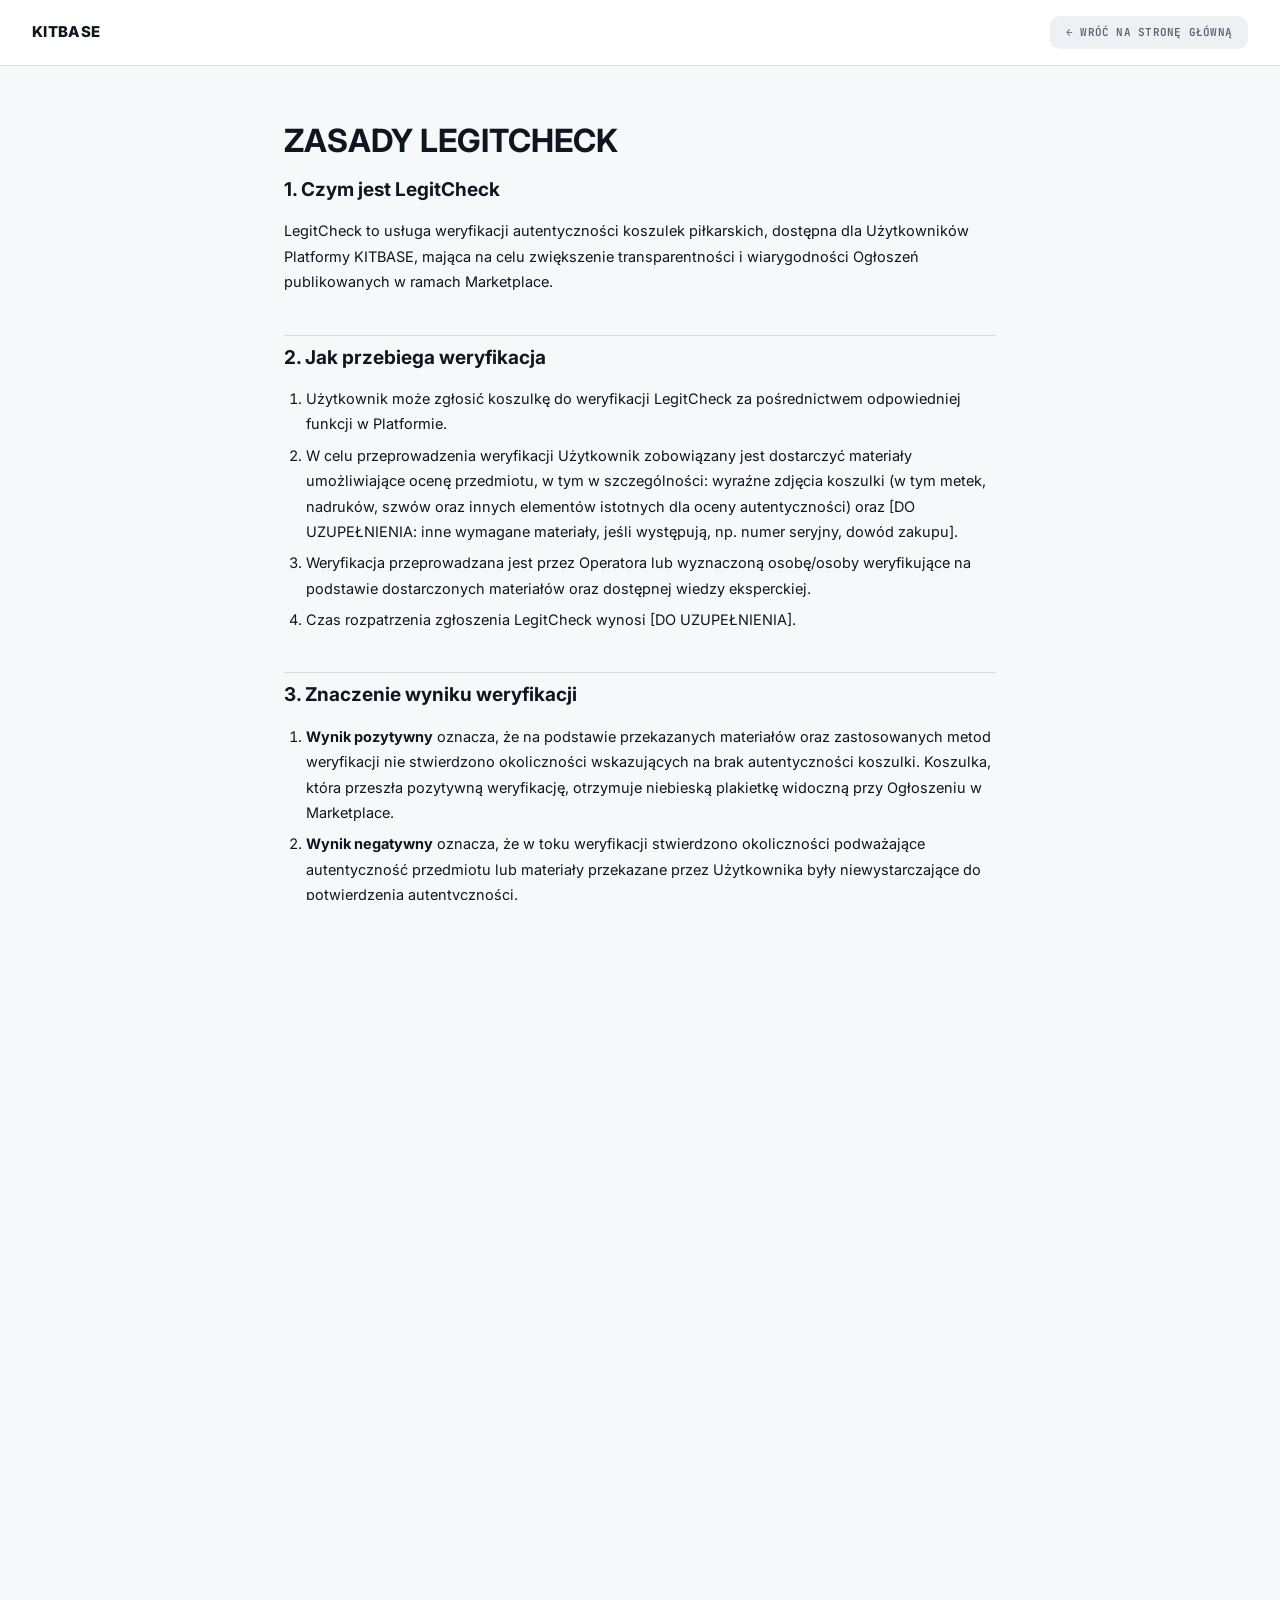
<file: kitapp/zasady-legitcheck.html>
<!DOCTYPE html>
<html lang="pl">
<head>
<meta charset="UTF-8">
<meta name="viewport" content="width=device-width, initial-scale=1.0">
<title>Zasady LegitCheck — KITBASE</title>
<link rel="stylesheet" href="styles.css">
<link rel="preconnect" href="https://fonts.googleapis.com">
<link rel="preconnect" href="https://fonts.gstatic.com" crossorigin>
<link href="https://fonts.googleapis.com/css2?family=Fraunces:opsz,wght@9..144,400;9..144,500;9..144,600;9..144,700;9..144,900&family=Inter:wght@400;500;600;700;800;900&family=JetBrains+Mono:wght@400;500;600&display=swap" rel="stylesheet">
<style>
body{overflow:auto!important;user-select:auto!important;background:var(--bg)}
.legal-nav{display:flex;align-items:center;justify-content:space-between;padding:16px 32px;background:#fff;border-bottom:1px solid var(--border);position:sticky;top:0;z-index:10}
.legal-nav a{text-decoration:none;color:var(--t1);font-family:'Inter',sans-serif;font-weight:800;font-size:15px;letter-spacing:.02em}
.legal-back{font-family:'JetBrains Mono',monospace!important;font-weight:600!important;font-size:11px!important;letter-spacing:.05em;text-transform:uppercase;color:var(--t2)!important;background:var(--bg3);padding:8px 16px;border-radius:var(--r2)}
.legal-wrap{max-width:760px;margin:0 auto;padding:56px 24px 100px}
.legal-doc h1{font-family:'Fraunces',serif;font-size:32px;font-weight:700;margin-bottom:8px;line-height:1.2;color:var(--t1)}
.legal-doc h2{font-family:'Inter',sans-serif;font-size:19px;font-weight:800;margin:40px 0 14px;color:var(--t1);padding-top:8px;border-top:1px solid var(--border)}
.legal-doc h2:first-of-type{border-top:none;margin-top:0}
.legal-doc p{font-size:14.5px;line-height:1.75;color:var(--t1);margin-bottom:14px}
.legal-doc ul,.legal-doc ol{margin:0 0 14px 22px;font-size:14.5px;line-height:1.75;color:var(--t1)}
.legal-doc li{margin-bottom:6px}
.legal-doc li ul,.legal-doc li ol{margin-top:6px}
.legal-doc strong{font-weight:700;color:var(--t1)}
.legal-doc table{width:100%;border-collapse:collapse;margin:20px 0;font-size:13.5px}
.legal-doc th{background:var(--bg3);text-align:left;padding:10px 12px;font-weight:700;border:1px solid var(--border)}
.legal-doc td{padding:10px 12px;border:1px solid var(--border);vertical-align:top}
.legal-doc hr{border:none;border-top:1px solid var(--border);margin:40px 0}
.legal-notice{background:rgba(var(--a-rgb),.12);border:1px solid rgba(var(--a-rgb),.35);border-radius:var(--r);padding:18px 20px;font-size:13px;line-height:1.7;color:var(--t1);margin-top:36px}
.legal-notice strong{display:block;margin-bottom:6px;font-family:'JetBrains Mono',monospace;font-size:10.5px;letter-spacing:.08em;text-transform:uppercase}
.legal-footer-links{max-width:760px;margin:0 auto;padding:0 24px 60px;display:flex;gap:18px;flex-wrap:wrap}
.legal-footer-links a{font-family:'JetBrains Mono',monospace;font-size:11px;color:var(--t2);text-decoration:none;letter-spacing:.03em}
.legal-footer-links a:hover{color:var(--t1);text-decoration:underline}
@media(max-width:640px){.legal-nav{padding:14px 18px}.legal-wrap{padding:36px 18px 70px}.legal-doc h1{font-size:26px}}
</style>
</head>
<body>
<nav class="legal-nav">
  <a href="index.html">KITBASE</a>
  <a class="legal-back" href="index.html">← Wróć na stronę główną</a>
</nav>
<div class="legal-wrap">
<div class="legal-doc">
<h1>ZASADY LEGITCHECK</h1>
<h2>1. Czym jest LegitCheck</h2>
<p>LegitCheck to usługa weryfikacji autentyczności koszulek piłkarskich, dostępna dla Użytkowników Platformy KITBASE, mająca na celu zwiększenie transparentności i wiarygodności Ogłoszeń publikowanych w ramach Marketplace.</p>
<h2>2. Jak przebiega weryfikacja</h2>
<ol>
<li>Użytkownik może zgłosić koszulkę do weryfikacji LegitCheck za pośrednictwem odpowiedniej funkcji w Platformie.</li>
<li>W celu przeprowadzenia weryfikacji Użytkownik zobowiązany jest dostarczyć materiały umożliwiające ocenę przedmiotu, w tym w szczególności: wyraźne zdjęcia koszulki (w tym metek, nadruków, szwów oraz innych elementów istotnych dla oceny autentyczności) oraz [DO UZUPEŁNIENIA: inne wymagane materiały, jeśli występują, np. numer seryjny, dowód zakupu].</li>
<li>Weryfikacja przeprowadzana jest przez Operatora lub wyznaczoną osobę/osoby weryfikujące na podstawie dostarczonych materiałów oraz dostępnej wiedzy eksperckiej.</li>
<li>Czas rozpatrzenia zgłoszenia LegitCheck wynosi [DO UZUPEŁNIENIA].</li>
</ol>
<h2>3. Znaczenie wyniku weryfikacji</h2>
<ol>
<li><strong>Wynik pozytywny</strong> oznacza, że na podstawie przekazanych materiałów oraz zastosowanych metod weryfikacji nie stwierdzono okoliczności wskazujących na brak autentyczności koszulki. Koszulka, która przeszła pozytywną weryfikację, otrzymuje niebieską plakietkę widoczną przy Ogłoszeniu w Marketplace.</li>
<li><strong>Wynik negatywny</strong> oznacza, że w toku weryfikacji stwierdzono okoliczności podważające autentyczność przedmiotu lub materiały przekazane przez Użytkownika były niewystarczające do potwierdzenia autentyczności.</li>
<li><strong>Plakietka LegitCheck nie stanowi bezwarunkowej ani absolutnej gwarancji autentyczności przedmiotu.</strong> Weryfikacja opiera się na dostępnych materiałach i metodach oceny, które — mimo dochowania należytej staranności — nie eliminują całkowicie ryzyka błędnej oceny, w szczególności w przypadku bardzo wysokiej jakości replik. Plakietka stanowi wyraz najlepszej oceny dokonanej w danym momencie na podstawie dostępnych informacji, a nie prawną gwarancję.</li>
</ol>
<h2>4. Cofnięcie plakietki</h2>
<p>Plakietka LegitCheck może zostać cofnięta w szczególności w przypadku:</p>
<ol>
<li>uzyskania nowych informacji podważających wcześniejszy wynik weryfikacji,</li>
<li>stwierdzenia, że materiały przekazane do weryfikacji zostały sfałszowane, zmanipulowane lub wprowadzały w błąd,</li>
<li>wiarygodnego zgłoszenia od innego Użytkownika lub osoby trzeciej wskazującego na brak autentyczności przedmiotu,</li>
<li>zmiany przedmiotu (np. koszulki) po dokonaniu weryfikacji w sposób mogący wpływać na jego autentyczność lub zgodność ze zweryfikowanym opisem.</li>
</ol>
<h2>5. Ponowna weryfikacja</h2>
<p>Użytkownik może wystąpić o ponowną weryfikację przedmiotu, w szczególności w przypadku cofnięcia plakietki lub wyniku negatywnego, dostarczając dodatkowe lub uzupełnione materiały.</p>
<h2>6. Zakaz manipulowania materiałami</h2>
<p>Zabronione jest dostarczanie do weryfikacji LegitCheck materiałów sfałszowanych, zmanipulowanych, niezgodnych ze stanem faktycznym przedmiotu lub wprowadzających w błąd osobę dokonującą weryfikacji. Naruszenie tego zakazu stanowi poważne naruszenie Regulaminu i może skutkować sankcjami opisanymi w Regulaminie, w tym cofnięciem plakietki, zablokowaniem Konta oraz zgłoszeniem sprawy odpowiednim organom w przypadku podejrzenia oszustwa.</p>
<h2>7. Ograniczenia odpowiedzialności</h2>
<ol>
<li>KITBASE dokłada należytej staranności przy przeprowadzaniu weryfikacji LegitCheck, jednak nie gwarantuje, że proces ten wykryje każdą możliwą podróbkę lub nieautentyczny przedmiot.</li>
<li>KITBASE nie ponosi odpowiedzialności za decyzje zakupowe podjęte przez Użytkowników w oparciu o wynik weryfikacji LegitCheck, w zakresie dopuszczalnym przez obowiązujące przepisy prawa, z zastrzeżeniem przypadków winy umyślnej lub rażącego niedbalstwa po stronie Operatora.</li>
<li>Plakietka LegitCheck dotyczy oceny konkretnego przedmiotu na moment przeprowadzenia weryfikacji i nie odnosi się do innych, nawet podobnych, przedmiotów.</li>
</ol>
<hr />
<p><strong>ZASTRZEŻENIE:</strong> Niniejszy dokument stanowi projekt roboczy i integralną część Regulaminu KITBASE. Przed publicznym uruchomieniem Platformy powinien zostać zweryfikowany przez prawnika oraz uzupełniony w zakresie oznaczonym jako [DO UZUPEŁNIENIA].</p>
</div>
<div class="legal-notice"><strong>Uwaga</strong>Ten dokument to projekt roboczy przygotowany na potrzeby wczesnej wersji platformy. Przed uruchomieniem produkcyjnym powinien zostać zweryfikowany przez prawnika i uzupełniony o brakujące dane operatora.</div>
</div>
<div class="legal-footer-links">
  <a href="regulamin.html">Regulamin</a>
  <a href="polityka-prywatnosci.html">Polityka Prywatności</a>
  <a href="polityka-cookies.html">Polityka Cookies</a>
  <a href="zasady-legitcheck.html">Zasady LegitCheck</a>
</div>
</body>
</html>
</file>
<file: kitapp/styles.css>
*,*::before,*::after{box-sizing:border-box;margin:0;padding:0}
:root{
  --a:#14213d;--a-rgb:20,33,61;--on-a:#ffffff;
  --bg:#f7f8fa;--bg2:#ffffff;--bg3:#eef0f3;
  --t1:#0f1620;--t2:#5b6472;--t3:#98a1ac;
  --red:#c0392b;--gold:#14213d;--gold-rgb:20,33,61;--blue:#14213d;
  --r:16px;--r2:10px;
  --e1:cubic-bezier(.16,1,.3,1);--e2:cubic-bezier(.2,.8,.4,1);
  --panel-shadow:0 1px 2px rgba(15,20,30,.05),0 12px 32px rgba(15,20,30,.08);
  --border:rgba(15,20,30,.12);
  --site-font:'Inter', sans-serif;
  --heading-weight:700;
}
html,body{height:100%;overflow:hidden}
/* Czcionka strony — nadpisuje wszystko, także sztywno wpisane font-family w JS,
   żeby zmiana w jednym miejscu (panel admina) obejmowała naprawdę całą stronę. */
*{font-family:var(--site-font)!important}
h1,h2,h3,h4{font-weight:var(--heading-weight,700)!important}
body{font-family:'Inter',system-ui,sans-serif;background:var(--bg);color:var(--t1);font-size:14px;line-height:1.5;-webkit-font-smoothing:antialiased}
body::before{content:'';position:fixed;inset:0;z-index:0;pointer-events:none}

input,textarea,button,select{font-family:'Inter',sans-serif}
input,textarea{background:transparent!important;border:none!important;outline:none!important;color:var(--t1)!important;width:100%}
input::placeholder,textarea::placeholder{color:var(--t3)!important}
select{color:var(--t1)}
textarea{resize:none}
::-webkit-scrollbar{width:6px;height:6px}
::-webkit-scrollbar-thumb{background:rgba(20,20,15,.15);border-radius:3px}
::-webkit-scrollbar-thumb:hover{background:rgba(20,20,15,.25)}

#sl{position:fixed;inset:0;z-index:8000;pointer-events:none;background:repeating-linear-gradient(0deg,transparent,transparent 2px,rgba(0,0,0,.008) 2px,rgba(0,0,0,.008) 4px);transition:opacity .4s;opacity:0}
.noise{display:none}
/* AUTH OVERLAY */
/* ══════ LANDING PAGE — Editorial Premium Retail (CFS-inspired) ══════ */
#landing{position:fixed;inset:0;z-index:20000;overflow-y:auto;overflow-x:hidden;background:#ffffff;font-family:'Inter',sans-serif;-webkit-font-smoothing:antialiased;color:#14213d}
#landing.hidden{display:none}
#landing ::selection{background:#14213d;color:#ffffff}

/* UTILITY BAR — top strip like CFS shipping banner */
.lp-utility{background:#14213d;color:rgba(255,255,255,.9);text-align:center;padding:7px 20px;font-family:'JetBrains Mono',monospace;font-size:10px;letter-spacing:.12em;text-transform:uppercase}
.lp-utility span{color:#8c9bc3}

/* NAV — light, deliberately contrasting against the dark hero below it */
.lp-nav{position:sticky;top:0;z-index:100;display:grid;grid-template-columns:1fr auto 1fr;align-items:center;padding:0 40px;height:72px;background:#ffffff;box-shadow:0 1px 0 rgba(20,33,61,.1),0 4px 20px rgba(20,33,61,.06)}
.lp-logo{font-family:'Inter',sans-serif;font-weight:800;font-size:23px;letter-spacing:.08em;color:#14213d}
.lp-logo span{color:#14213d}
.lp-nav-links{display:flex;align-items:center;gap:32px}
.lp-nav-link{font-size:13.5px;font-weight:700;color:#14213d;cursor:pointer;transition:opacity .15s;letter-spacing:.04em;text-transform:uppercase;border:none;background:none;opacity:.8;overflow-wrap:break-word;word-break:break-word}
.lp-nav-link:hover{opacity:1}
.lp-nav-cta{display:flex;align-items:center;gap:14px;justify-self:end}
.lp-lang-switch{display:flex;gap:1px;background:rgba(20,33,61,.06);border:1px solid rgba(20,33,61,.12);border-radius:3px;padding:2px;margin-right:2px}
.lp-lang-btn{background:none;border:none;font-family:'JetBrains Mono',monospace;font-size:10px;font-weight:700;letter-spacing:.04em;color:rgba(20,33,61,.45);padding:6px 9px;border-radius:2px;cursor:pointer;transition:all .15s}
.lp-lang-btn.active{background:#14213d;color:#ffffff}
.lp-btn-ghost{font-size:12.5px;font-weight:600;color:#14213d;border:none;background:none;cursor:pointer;letter-spacing:.03em;text-transform:uppercase;opacity:.7;transition:opacity .15s;user-select:none;overflow-wrap:break-word;word-break:break-word}
.lp-btn-ghost:hover{opacity:1;text-decoration:underline;text-underline-offset:3px}
.lp-btn-primary{font-size:12.5px;font-weight:700;color:#ffffff;background:#14213d;border:none;border-radius:2px;padding:12px 26px;cursor:pointer;transition:all .18s;letter-spacing:.05em;text-transform:uppercase;user-select:none;overflow-wrap:break-word;word-break:break-word}
.lp-btn-primary:hover{background:#8c9bc3}
/* Secondary pill row under main nav — like CFS "New in / Weekly Deals / Classic..." strip */
.lp-subnav{display:flex;align-items:center;justify-content:center;gap:28px;padding:11px 24px;background:#eef0f3;border-bottom:1px solid rgba(20,33,61,.08);overflow-x:auto;white-space:nowrap}
.lp-subnav-link{font-family:'JetBrains Mono',monospace;font-size:11px;font-weight:700;letter-spacing:.1em;text-transform:uppercase;color:rgba(20,33,61,.8);cursor:pointer;transition:color .15s;flex-shrink:0}
.lp-subnav-link:hover{color:#14213d}

/* HERO — editorial split */
.lp-hero{position:relative;display:grid;grid-template-columns:1fr 1fr;min-height:340px;background:#14213d;overflow:hidden}
.lp-hero-left{display:flex;flex-direction:column;justify-content:center;padding:26px 64px;position:relative;z-index:2}
.lp-hero-eyebrow{font-family:'JetBrains Mono',monospace;font-size:11px;letter-spacing:.2em;text-transform:uppercase;color:#8c9bc3;margin-bottom:12px;display:flex;align-items:center;gap:10px;overflow-wrap:break-word;word-break:break-word}
.lp-hero-eyebrow::before{content:'';width:28px;height:1px;background:#8c9bc3}
.lp-hero-h1{font-family:var(--site-font);font-weight:var(--heading-weight,700);font-style:normal;font-size:clamp(28px,3.6vw,50px);letter-spacing:-.01em;color:#ffffff;line-height:1.04;margin-bottom:14px;overflow-wrap:break-word;word-break:break-word;max-width:100%}
.lp-hero-h1 em{font-style:normal;color:#8c9bc3}
.lp-hero-sub{font-size:15px;color:rgba(255,255,255,.6);line-height:1.55;max-width:430px;margin-bottom:18px;font-weight:400;overflow-wrap:break-word;word-break:break-word}
.lp-hero-sub strong{color:#ffffff;font-weight:600}
.lp-hero-cta{display:flex;align-items:center;gap:12px;flex-wrap:wrap;margin-bottom:14px}
.lp-nav-sell-btn{display:inline-flex;align-items:center;gap:7px;background:none;border:1px solid rgba(20,33,61,.25);color:#14213d;font-size:12.5px;font-weight:700;letter-spacing:.03em;text-transform:uppercase;cursor:pointer;padding:12px 16px;border-radius:2px;transition:all .15s;margin-right:6px}
.lp-nav-sell-btn:hover{background:rgba(20,33,61,.06);border-color:rgba(20,33,61,.4)}
.lp-btn-hero{font-size:13px;font-weight:700;color:#14213d;background:#ffffff;border:none;border-radius:2px;padding:13px 28px;cursor:pointer;transition:all .18s;letter-spacing:.05em;text-transform:uppercase;overflow-wrap:break-word;word-break:break-word}
.lp-btn-hero:hover{background:#8c9bc3;transform:translateY(-1px)}
.lp-btn-hero-ghost{font-size:13px;font-weight:600;color:#ffffff;background:none;border:1px solid rgba(255,255,255,.3);border-radius:2px;padding:12px 24px;cursor:pointer;transition:all .18s;overflow-wrap:break-word;word-break:break-word}
.lp-btn-hero-ghost:hover{background:rgba(255,255,255,.06);border-color:#ffffff}
.lp-hero-stats{display:flex;gap:28px;flex-wrap:wrap}
.lp-stat{padding-left:16px;border-left:1px solid rgba(255,255,255,.15)}
.lp-stat-num{font-family:'Inter',sans-serif;font-weight:800;font-size:27px;letter-spacing:.02em;color:#ffffff;line-height:1}
.lp-stat-label{font-family:'JetBrains Mono',monospace;font-size:9.5px;letter-spacing:.14em;text-transform:uppercase;color:rgba(255,255,255,.4);margin-top:5px}

/* HERO RIGHT — jersey showcase grid */
.lp-hero-right{position:relative;background:rgba(255,255,255,.06)}
.lp-jersey-tile{position:relative;overflow:hidden;background:#1a2947;display:flex;align-items:center;justify-content:center;height:100%;min-height:340px}
.cf-jersey{position:relative;width:78%;max-width:78px;aspect-ratio:.82;filter:drop-shadow(0 8px 16px rgba(0,0,0,.5))}
.lp-split-media .cf-jersey{max-width:300px}
.cf-jersey-body{position:absolute;inset:0;clip-path:polygon(22% 0%,78% 0%,100% 14%,88% 24%,82% 20%,82% 100%,18% 100%,18% 20%,12% 24%,0% 14%)}
.cf-jersey-collar{position:absolute;top:0;left:38%;width:24%;height:9%;border-radius:0 0 40% 40%}
.cf-stripe{position:absolute;top:0;bottom:0;width:16.6%}

/* TRUST BAR — CFS-style repeating trust strip */
.lp-trust{background:#14213d;border-top:1px solid rgba(255,255,255,.08);padding:16px 0;overflow:hidden}
.lp-trust-track{display:flex;gap:0;animation:lpTrustScroll 22s linear infinite;width:max-content}
.lp-trust-track:hover{animation-play-state:paused}
.lp-trust-set{display:flex;gap:0;flex-shrink:0}
.lp-trust-item{display:flex;align-items:center;gap:10px;padding:0 32px;white-space:nowrap;flex-shrink:0}
.lp-trust-item svg{color:#8c9bc3;flex-shrink:0}
.lp-trust-item span{font-family:'JetBrains Mono',monospace;font-size:10.5px;letter-spacing:.1em;text-transform:uppercase;color:rgba(255,255,255,.65)}
.lp-trust-dot{width:4px;height:4px;border-radius:50%;background:rgba(255,255,255,.25);flex-shrink:0}
@keyframes lpTrustScroll{0%{transform:translateX(0)}100%{transform:translateX(-50%)}}

/* MARQUEE — scrolling brand strip */
.lp-marquee{background:#eef0f3;border-top:1px solid rgba(20,33,61,.06);border-bottom:1px solid rgba(20,33,61,.06);padding:18px 0;overflow:hidden;position:relative}
.lp-marquee-track{display:flex;gap:0;animation:lpScroll 32s linear infinite;width:max-content}
.lp-marquee-track:hover{animation-play-state:paused}
.lp-marquee-set{display:flex;gap:0;flex-shrink:0}
.lp-marquee-item{font-family:'Inter',sans-serif;font-weight:800;font-size:20px;letter-spacing:.06em;color:rgba(20,33,61,.32);padding:0 32px;white-space:nowrap;flex-shrink:0;display:flex;align-items:center;gap:32px}
.lp-marquee-item::after{content:'';width:5px;height:5px;border-radius:50%;background:rgba(20,33,61,.4)}
@keyframes lpScroll{0%{transform:translateX(0)}100%{transform:translateX(-50%)}}

/* SECTION FRAME */
.lp-section{padding:100px 56px;max-width:1280px;margin:0 auto}
.lp-section-head{display:grid;grid-template-columns:1fr 1fr;gap:60px;align-items:end;margin-bottom:56px}
.lp-eyebrow{font-family:'JetBrains Mono',monospace;font-size:11px;letter-spacing:.2em;text-transform:uppercase;color:#14213d;margin-bottom:16px;display:flex;align-items:center;gap:10px;overflow-wrap:break-word;word-break:break-word}
.lp-faq-list{max-width:760px;margin-top:36px}
.lp-faq-item{border-bottom:1px solid rgba(20,33,61,.12)}
.lp-faq-q{display:flex;align-items:center;justify-content:space-between;gap:16px;padding:20px 4px;cursor:pointer;font-weight:700;font-size:16px;color:#14213d;overflow-wrap:break-word;word-break:break-word}
.lp-faq-q svg{flex-shrink:0;transition:transform .2s}
.lp-faq-item.open .lp-faq-q svg{transform:rotate(180deg)}
.lp-faq-a{max-height:0;overflow:hidden;transition:max-height .25s ease,padding .25s ease;color:#5b6472;font-size:14px;line-height:1.6;padding:0 4px;overflow-wrap:break-word;word-break:break-word}
.lp-faq-item.open .lp-faq-a{max-height:200px;padding:0 4px 20px}
.lp-eyebrow::before{content:'';width:28px;height:1px;background:#14213d}
.lp-h2{font-family:var(--site-font);font-weight:var(--heading-weight,700);font-size:clamp(30px,4vw,54px);letter-spacing:-.01em;color:#14213d;line-height:.98;overflow-wrap:break-word;word-break:break-word;max-width:100%}
.lp-section-desc{font-size:15px;color:rgba(20,33,61,.55);line-height:1.75;max-width:440px;overflow-wrap:break-word;word-break:break-word}

/* CLUB GRID — "Popular Leagues & Teams" style */
.lp-club-grid{display:grid;grid-template-columns:repeat(4,1fr);gap:14px}
.lp-club-tile{display:flex;align-items:center;gap:12px;padding:15px 18px;background:#fff;border:1px solid rgba(20,33,61,.12);border-radius:10px;cursor:pointer;transition:all .15s}
.lp-club-tile:hover{border-color:rgba(20,33,61,.35);box-shadow:0 3px 12px rgba(20,33,61,.07)}
.lc-badge{display:inline-flex;align-items:center;gap:4px;padding:3px 8px;border-radius:999px;font-family:'JetBrains Mono',monospace;font-size:8px;font-weight:700;letter-spacing:.04em;text-transform:uppercase;backdrop-filter:blur(3px)}
.lc-approved{background:rgba(37,99,235,.9);color:#fff}
.lc-pending{background:rgba(20,33,61,.75);color:#fff}
.lc-rejected{background:rgba(244,33,46,.85);color:#fff}
.jersey-photo-upload{position:absolute;bottom:10px;right:10px;width:28px;height:28px;border-radius:50%;background:#14213d;color:#ffffff;border:2px solid #fff;font-size:16px;font-weight:700;cursor:pointer;display:flex;align-items:center;justify-content:center;line-height:1;z-index:2;box-shadow:0 2px 8px rgba(0,0,0,.3)}
.jersey-photo-upload:hover{filter:brightness(1.3)}
/* ADMIN MODE */
body.admin-mode [data-ck]{outline:1px dashed transparent;transition:outline-color .15s;cursor:text;border-radius:2px}
body.admin-mode [data-ck]:hover{outline-color:rgba(183,121,31,.55)}
body.admin-mode [data-ck]:focus{outline:2px solid #ffffff;outline-offset:2px}
#admin-bar{position:fixed;bottom:0;left:0;right:0;z-index:99999;background:#14213d;color:#ffffff;padding:12px 20px;display:flex;align-items:center;justify-content:center;gap:14px;font-family:'JetBrains Mono',monospace;font-size:11px;letter-spacing:.05em;box-shadow:0 -4px 20px rgba(0,0,0,.35)}
#admin-bar span{color:rgba(244,244,239,.55);text-transform:uppercase;letter-spacing:.1em;font-size:10px}
#admin-bar button{font-family:inherit;font-size:11px;font-weight:700;letter-spacing:.08em;text-transform:uppercase;padding:9px 18px;border-radius:3px;border:none;cursor:pointer}
#admin-bar .admin-save{background:#ffffff;color:#14213d}
#admin-bar .admin-save:hover{filter:brightness(1.1)}
#admin-bar .admin-exit{background:transparent;border:1px solid rgba(244,244,239,.3)!important;color:#ffffff}
#admin-bar .admin-exit:hover{background:rgba(244,244,239,.08)}
.lp-club-colors{display:flex;gap:4px;flex-shrink:0}
.lp-club-chip{width:20px;height:20px;border-radius:6px}
.lp-club-name{font-size:13px;font-weight:700;color:#14213d;overflow-wrap:break-word;word-break:break-word}

/* FEATURED + EDITORIAL LIST (replaces uniform 6-card grid) */
.lp-feature-featured{display:grid;grid-template-columns:auto 1fr;gap:32px;align-items:start;padding:44px 0 40px;border-bottom:1px solid rgba(20,33,61,.12)}
.lp-feature-featured-icon{width:64px;height:64px;border-radius:50%;background:#14213d;color:#ffffff;display:flex;align-items:center;justify-content:center;flex-shrink:0}
.lp-feature-featured-title{font-family:var(--site-font);font-weight:var(--heading-weight,700);font-size:clamp(24px,2.4vw,36px);letter-spacing:-.01em;color:#14213d;margin:10px 0 12px;line-height:1.1;overflow-wrap:break-word;word-break:break-word}
.lp-feature-featured-desc{font-size:15px;color:rgba(20,33,61,.6);line-height:1.7;max-width:560px;overflow-wrap:break-word;word-break:break-word}
.lp-feature-list{display:grid;grid-template-columns:repeat(auto-fit,minmax(230px,1fr));gap:36px 32px;padding-top:36px}
.lp-feature-row{position:relative}
.lp-feature-num{font-family:'JetBrains Mono',monospace;font-size:10px;letter-spacing:.1em;color:rgba(20,33,61,.3);margin-bottom:14px}
.lp-feature-icon{width:26px;height:26px;color:#14213d;margin-bottom:14px}
.lp-feature-title{font-family:'Inter',sans-serif;font-weight:800;font-size:17px;letter-spacing:.01em;color:#14213d;margin-bottom:8px;overflow-wrap:break-word;word-break:break-word}
.lp-feature-desc{font-size:13px;color:rgba(20,33,61,.55);line-height:1.65;overflow-wrap:break-word;word-break:break-word}

/* EDITORIAL SPLIT SECTION */
.lp-split{display:grid;grid-template-columns:.9fr 1.1fr;gap:0;background:#14213d}
.lp-split-media{position:relative;overflow:hidden;min-height:560px;display:flex;align-items:center;justify-content:center;background:#1a2947}
.lp-split-content{padding:80px 64px;display:flex;flex-direction:column;justify-content:center}
.lp-split-content .lp-eyebrow{color:#8c9bc3}
.lp-split-content .lp-eyebrow::before{background:#8c9bc3}
.lp-split-content .lp-h2{color:#ffffff}
.lp-split-steps{margin-top:40px;display:flex;flex-direction:column;gap:0}
.lp-split-step{display:flex;gap:22px;padding:22px 0;border-top:1px solid rgba(255,255,255,.1)}
.lp-split-step:last-child{border-bottom:1px solid rgba(255,255,255,.1)}
.lp-split-step-num{font-family:'Inter',sans-serif;font-weight:800;font-size:28px;color:#8c9bc3;flex-shrink:0;width:36px}
.lp-split-step-title{font-size:15px;font-weight:700;color:#ffffff;margin-bottom:4px}
.lp-split-step-desc{font-size:13px;color:rgba(255,255,255,.5);line-height:1.6}

/* COMMUNITY SECTION — "Community Fits" style photo grid */
.lp-community{background:#eef0f3;padding:100px 56px}
.lp-community-inner{max-width:1280px;margin:0 auto}
.lp-community-grid{display:grid;grid-template-columns:repeat(5,1fr);gap:14px;margin-top:16px}
.lp-community-card{position:relative;aspect-ratio:.78;border-radius:4px;overflow:hidden;background:#1a2947;cursor:pointer;transition:transform .3s}
.lp-community-card:hover{transform:translateY(-4px)}
.lp-community-card-jersey{position:absolute;inset:0;display:flex;align-items:center;justify-content:center}
.lp-community-card-label{position:absolute;bottom:0;left:0;right:0;padding:14px 12px;background:linear-gradient(to top,rgba(0,0,0,.85),transparent);color:#ffffff;font-size:11px;font-weight:600;line-height:1.4;overflow-wrap:break-word;word-break:break-word}
.lp-community-card-nick{font-family:'JetBrains Mono',monospace;font-size:8.5px;letter-spacing:.08em;text-transform:uppercase;color:#8c9bc3;margin-top:3px;overflow-wrap:break-word;word-break:break-word}

/* STAT BAND */
.lp-stat-band{background:#ffffff;border-top:1px solid rgba(20,33,61,.1);border-bottom:1px solid rgba(20,33,61,.1);display:grid;grid-template-columns:repeat(4,1fr)}
.lp-stat-band-item{padding:48px 32px;text-align:center;border-left:1px solid rgba(20,33,61,.1)}
.lp-stat-band-item:first-child{border-left:none}
.lp-stat-band-num{font-family:'Inter',sans-serif;font-weight:800;font-size:48px;color:#14213d;line-height:1}
.lp-stat-band-num span{color:#14213d}
.lp-stat-band-label{font-family:'JetBrains Mono',monospace;font-size:9.5px;letter-spacing:.16em;text-transform:uppercase;color:rgba(20,33,61,.45);margin-top:8px}

/* NEWSLETTER / JOIN */
.lp-join{position:relative;background:#14213d;padding:90px 56px;overflow:hidden}
.lp-join::before{content:'';position:absolute;top:50%;left:15%;transform:translateY(-50%);width:500px;height:500px;background:radial-gradient(ellipse,rgba(20,33,61,.18) 0%,transparent 70%);pointer-events:none}
.lp-join-inner{max-width:1280px;margin:0 auto;display:grid;grid-template-columns:1fr 1fr;gap:60px;align-items:center;position:relative;z-index:1}
.lp-join-badge{font-family:'JetBrains Mono',monospace;font-size:10px;letter-spacing:.16em;text-transform:uppercase;color:#8c9bc3;margin-bottom:16px}
.lp-join h2{font-family:var(--site-font);font-weight:var(--heading-weight,700);font-size:clamp(34px,3.6vw,52px);color:#ffffff;line-height:1.02;margin-bottom:16px;overflow-wrap:break-word;word-break:break-word}
.lp-join-perks{display:flex;flex-direction:column;gap:12px;margin-top:24px}
.lp-join-perk{display:flex;align-items:center;gap:12px;font-size:13.5px;color:rgba(255,255,255,.7)}
.lp-join-perk svg{color:#8c9bc3;flex-shrink:0}
.lp-join-form{display:flex;flex-direction:column;gap:14px}
.lp-join-input-row{display:flex;gap:10px}
.lp-join-input{flex:1;background:rgba(255,255,255,.06);border:1px solid rgba(255,255,255,.2);border-radius:2px;padding:15px 18px;color:#ffffff;font-size:13.5px}
.lp-join-input::placeholder{color:rgba(255,255,255,.35)}
.lp-join-fine{font-size:10.5px;color:rgba(255,255,255,.35);font-family:'JetBrains Mono',monospace}

/* FINAL CTA — full bleed dark */
.lp-cta-section{background:#14213d;padding:130px 56px;text-align:center;position:relative;overflow:hidden;border-top:1px solid rgba(255,255,255,.08)}
.lp-cta-section::before{content:'';position:absolute;top:50%;left:50%;transform:translate(-50%,-50%);width:800px;height:500px;background:radial-gradient(ellipse,rgba(20,33,61,.15) 0%,transparent 70%);pointer-events:none}
.lp-cta-eyebrow{font-family:'JetBrains Mono',monospace;font-size:11px;letter-spacing:.22em;text-transform:uppercase;color:#8c9bc3;margin-bottom:20px;position:relative;z-index:1;overflow-wrap:break-word;word-break:break-word}
.lp-cta-section h2{font-family:var(--site-font);font-weight:var(--heading-weight,700);font-size:clamp(36px,6vw,76px);color:#ffffff;letter-spacing:-.01em;line-height:.98;margin-bottom:20px;position:relative;z-index:1;overflow-wrap:break-word;word-break:break-word}
.lp-cta-section p{font-size:16px;color:rgba(255,255,255,.5);margin-bottom:44px;position:relative;z-index:1;max-width:440px;margin-left:auto;margin-right:auto;line-height:1.7;overflow-wrap:break-word;word-break:break-word}
.lp-cta-btns{display:flex;justify-content:center;gap:16px;flex-wrap:wrap;position:relative;z-index:1}

/* FOOTER — big multi-column SEO-style like CFS */
.lp-footer{background:#ffffff;padding:64px 56px 0}
.lp-footer-top{max-width:1280px;margin:0 auto;display:flex;justify-content:space-between;gap:40px;padding-bottom:48px;border-bottom:1px solid rgba(20,33,61,.08)}
.lp-footer-brand{max-width:260px}
.lp-footer-logo{font-family:'Inter',sans-serif;font-weight:800;font-size:20px;letter-spacing:.08em;color:#14213d;overflow-wrap:break-word;word-break:break-word}
.lp-footer-logo span{color:#14213d}
.lp-footer-tag{font-size:12.5px;color:rgba(20,33,61,.45);margin-top:10px;line-height:1.65;overflow-wrap:break-word;word-break:break-word}
.lp-footer-social{display:flex;gap:10px;margin-top:20px}
.lp-footer-social-btn{width:32px;height:32px;border-radius:50%;background:rgba(20,33,61,.06);display:flex;align-items:center;justify-content:center;color:rgba(20,33,61,.5);transition:all .15s;cursor:pointer}
.lp-footer-social-btn:hover{background:#14213d;color:#ffffff}
.lp-footer-cols{display:flex;gap:56px;flex-wrap:wrap}
.lp-footer-col-title{font-family:'JetBrains Mono',monospace;font-size:9.5px;letter-spacing:.14em;text-transform:uppercase;color:rgba(20,33,61,.35);margin-bottom:16px;overflow-wrap:break-word;word-break:break-word}
.lp-footer-link{display:block;font-size:12.5px;color:rgba(20,33,61,.6);margin-bottom:10px;cursor:pointer;transition:color .15s;overflow-wrap:break-word;word-break:break-word}
.lp-footer-link:hover{color:#14213d}
.lp-footer-seo{max-width:1280px;margin:0 auto;padding:32px 0;border-bottom:1px solid rgba(20,33,61,.08)}
.lp-footer-seo-row{font-size:11.5px;color:rgba(20,33,61,.4);line-height:2.1}
.lp-footer-seo-row span{cursor:pointer;transition:color .15s}
.lp-footer-seo-row span:hover{color:#14213d}
.lp-footer-seo-sep{color:rgba(20,33,61,.2);margin:0 8px}
.lp-footer-bottom{max-width:1280px;margin:0 auto;display:flex;justify-content:space-between;align-items:center;padding:24px 0 32px}
.lp-footer-copy{font-size:11px;color:rgba(20,33,61,.35);font-family:'JetBrains Mono',monospace;letter-spacing:.04em;overflow-wrap:break-word;word-break:break-word}

/* PILLS */
.lp-pills{display:flex;flex-wrap:wrap;gap:10px;margin-top:0}
.lp-pill{font-family:'JetBrains Mono',monospace;font-size:10px;font-weight:600;letter-spacing:.08em;text-transform:uppercase;color:rgba(255,255,255,.55);border:1px solid rgba(255,255,255,.18);border-radius:2px;padding:6px 14px;cursor:pointer;transition:all .15s;background:none}
.lp-pill:hover,.lp-pill.active{background:#ffffff;color:#14213d;border-color:#ffffff}

/* RESPONSIVE */
@media(max-width:900px){
  .lp-utility{font-size:8.5px;padding:6px 12px}
  .lp-nav{padding:0 20px}.lp-nav-links{display:none}
  .lp-subnav{padding:9px 16px;gap:18px}
  .lp-hero{grid-template-columns:1fr;min-height:auto}
  .lp-hero-left{padding:56px 24px 40px}
  .lp-hero-right{min-height:340px}
  .lp-hero-stats{flex-wrap:wrap;gap:20px}
  .lp-section{padding:64px 20px}
  .lp-section-head{grid-template-columns:1fr;gap:20px}
  .lp-club-grid{grid-template-columns:repeat(3,1fr)}
  .lp-feature-grid{grid-template-columns:1fr}
  .lp-split{grid-template-columns:1fr}
  .lp-split-media{min-height:280px}
  .lp-split-content{padding:48px 24px}
  .lp-community{padding:56px 20px}
  .lp-community-grid{grid-template-columns:repeat(2,1fr)}
  .lp-stat-band{grid-template-columns:repeat(2,1fr)}
  .lp-stat-band-item:nth-child(3){border-left:none}
  .lp-join{padding:56px 20px}
  .lp-join-inner{grid-template-columns:1fr;gap:32px}
  .lp-join-input-row{flex-direction:column}
  .lp-cta-section{padding:80px 24px}
  .lp-footer{padding:48px 20px 0}
  .lp-footer-top{flex-direction:column}
  .lp-footer-cols{gap:32px}
  .lp-footer-bottom{flex-direction:column;gap:10px;align-items:flex-start}
}

/* AUTH MODAL */
#auth-modal{position:fixed;inset:0;z-index:30000;background:rgba(20,33,61,.7);backdrop-filter:blur(8px);display:none;align-items:center;justify-content:center}
#auth-modal.open{display:flex}
#auth-box{background:#ffffff;border:none;border-radius:2px;width:min(420px,94vw);padding:44px 40px;box-shadow:0 40px 100px rgba(0,0,0,.5);position:relative;color:#14213d}
.auth-modal-close{position:absolute;top:20px;right:20px;width:30px;height:30px;border-radius:50%;background:rgba(20,33,61,.06);border:none;cursor:pointer;display:flex;align-items:center;justify-content:center;color:rgba(20,33,61,.5);transition:all .15s}
.auth-modal-close:hover{background:rgba(20,33,61,.1);color:#14213d}
.auth-logo{font-family:'Inter',sans-serif;font-weight:800;font-size:26px;letter-spacing:.08em;text-align:center;margin-bottom:4px;color:#14213d}
.auth-logo span{color:#14213d}
.auth-sub{font-family:'JetBrains Mono',monospace;font-size:9px;letter-spacing:.16em;text-transform:uppercase;color:rgba(20,33,61,.4);text-align:center;margin-bottom:32px}
.auth-tabs{display:flex;gap:2px;background:rgba(20,33,61,.05);border:1px solid rgba(20,33,61,.08);border-radius:3px;padding:3px;margin-bottom:24px}
.auth-tab{flex:1;text-align:center;font-family:'JetBrains Mono',monospace;font-size:9px;font-weight:700;letter-spacing:.08em;text-transform:uppercase;color:rgba(20,33,61,.4);padding:8px 0;border-radius:2px;transition:all .14s;cursor:pointer}
.auth-tab.active{background:#14213d;color:#ffffff}
.auth-field{background:#fff;border:1px solid rgba(20,33,61,.15);border-radius:2px;padding:12px 15px;margin-bottom:12px;transition:border-color .15s}
.auth-field-row{display:grid;grid-template-columns:1fr 1fr;gap:10px}
.auth-field-row .auth-field{margin-bottom:0}
.auth-field:focus-within{border-color:#14213d}
.auth-field label{font-size:9px;font-weight:700;letter-spacing:.1em;text-transform:uppercase;color:rgba(20,33,61,.4);display:block;margin-bottom:4px}
.auth-field input{font-size:14px;font-weight:500;color:#14213d;background:transparent;border:none;width:100%;outline:none}
.auth-btn{width:100%;background:#14213d;color:#ffffff;border:none;border-radius:2px;padding:14px;font-size:12.5px;font-weight:700;letter-spacing:.06em;text-transform:uppercase;margin-top:8px;cursor:pointer;transition:all .15s}
.auth-btn:hover{background:#14213d}
.auth-err{font-size:11px;color:#c0392b;text-align:center;margin-top:10px;min-height:16px;font-family:'JetBrains Mono',monospace}
.auth-ok{font-size:11px;color:#1a7a4c;text-align:center;margin-top:10px;min-height:16px;font-family:'JetBrains Mono',monospace}

/* RESPONSIVE */
@media(max-width:480px){
  #auth-box{padding:32px 22px;width:min(420px,96vw)}
  .auth-logo img{height:48px!important;width:48px!important}
  .auth-field-row{grid-template-columns:1fr;gap:0}
  .auth-tab{font-size:8px;padding:8px 2px}
}
@media(max-width:560px){
  .lp-nav{padding:0 12px}
  .lp-nav-cta{gap:6px}
  .lp-nav-sell-btn{display:none}
  .lp-lang-switch{margin-right:0}
  .lp-lang-btn{padding:5px 6px;font-size:8px}
  .lp-btn-ghost{padding:8px 10px!important;font-size:10px!important}
  .lp-btn-primary{padding:8px 12px;font-size:10px}
  .lp-logo img{height:34px!important;width:34px!important}
  .lp-logo{font-size:16px!important}
  .lp-subnav{overflow-x:auto;-webkit-overflow-scrolling:touch;justify-content:flex-start;-webkit-mask-image:linear-gradient(to right,transparent,black 16px,black calc(100% - 16px),transparent);mask-image:linear-gradient(to right,transparent,black 16px,black calc(100% - 16px),transparent)}

  /* ═══ GĘSTY, "APPOWY" LANDING NA TELEFONIE — mniej pustej przestrzeni, mniejsza typografia ═══ */
  .lp-hero-left{padding:24px 18px 22px!important}
  .lp-hero-h1{font-size:30px!important;line-height:1.05!important;margin-bottom:10px!important}
  .lp-hero-sub{font-size:13px!important;line-height:1.5!important;margin-bottom:18px!important}
  .lp-hero-cta{gap:8px!important;margin-bottom:14px!important}
  .lp-pills{gap:6px!important;margin-bottom:16px!important}
  .lp-hero-stats{gap:16px!important}
  .lp-hero-right{min-height:190px!important}
  .lp-jersey-tile{min-height:190px!important}
  .lp-utility{padding:5px 10px!important;font-size:8px!important;line-height:1.4}

  .lp-section{padding:32px 16px!important}
  .lp-section-head{gap:10px!important;margin-bottom:24px!important}
  .lp-eyebrow{font-size:9px!important;margin-bottom:8px!important}
  .lp-h2{font-size:26px!important;line-height:1.05!important}

  .lp-club-grid{margin-top:20px}
  .lp-club-tile{padding:10px 8px!important}

  .lp-feature-list{gap:22px 16px!important;padding-top:16px!important}
  .lp-feature-icon{width:20px;height:20px;margin-bottom:8px}
  .lp-feature-title{font-size:15px!important;margin-bottom:6px!important}
  .lp-faq-q{padding:14px 4px!important;font-size:14px!important;gap:10px!important}
  .lp-faq-item.open .lp-faq-a{padding:0 4px 14px!important}
  .lp-feature-desc{font-size:12px!important;line-height:1.5!important}
  .lp-feature-featured-title{font-size:22px!important;margin:8px 0 8px!important}

  .lp-split-media{min-height:170px!important}
  .lp-split-content{padding:24px 18px!important}
  .lp-split-step{padding:14px 0!important;gap:14px!important}
  .lp-join h2{font-size:24px!important}

  .lp-community{padding:32px 16px!important}
  .lp-community-grid{gap:8px!important;margin-top:16px}

  .lp-stat-band{gap:0!important}
  .lp-stat-band-item{padding:18px 12px!important}
  .lp-stat-band-num{font-size:32px!important}

  .lp-join{padding:32px 16px!important}
  .lp-join-inner{gap:18px!important}

  .lp-cta-section{padding:44px 18px!important}
  .lp-cta-section h2{font-size:36px!important;margin-bottom:12px!important}

  .lp-footer{padding:28px 16px 0!important}
  .lp-footer-cols{gap:24px!important}
  .lp-footer-top{margin-bottom:24px!important}
  .lp-footer-bottom{padding:16px 0!important}
}
@media(max-width:900px){
  .lp-hero{grid-template-columns:1fr;min-height:auto}
  .lp-hero-left{padding:56px 24px 40px}
  .lp-hero-right{min-height:340px}
  .lp-hero-stats{flex-wrap:wrap;gap:20px}
  .lp-nav{padding:0 20px}.lp-nav-links{display:none}
  .lp-section{padding:64px 20px}
  .lp-section-head{grid-template-columns:1fr;gap:20px}
  .lp-feature-grid{grid-template-columns:1fr}
  .lp-split{grid-template-columns:1fr}
  .lp-split-media{min-height:280px}
  .lp-split-content{padding:48px 24px}
  .lp-stat-band{grid-template-columns:repeat(2,1fr)}
  .lp-stat-band-item:nth-child(3){border-left:none}
  .lp-cta-section{padding:80px 24px}
  .lp-footer{padding:40px 20px 24px}
  .lp-footer-top{flex-direction:column;gap:24px}
  .lp-footer-cols{gap:40px;flex-wrap:wrap}
  .lp-footer-bottom{flex-direction:column;gap:10px;align-items:flex-start}
}
/* ══════ APP SHELL — Sidebar + Topbar (YFS-style) ══════ */
#app-shell{position:fixed;inset:0;z-index:1;display:flex;flex-direction:column;background:var(--bg)}
#app-shell.hidden{display:none}

/* TOPBAR */
#topbar{height:64px;flex-shrink:0;display:flex;align-items:center;gap:24px;padding:0 24px;background:#14213d;border-bottom:1px solid rgba(255,255,255,.08);z-index:50}
.tb-logo-mark{font-family:'Inter',sans-serif;font-weight:800;font-size:19px;letter-spacing:.1em;color:#fff;flex-shrink:0;white-space:nowrap}
.tb-logo-mark span{color:#fff}
#tb-search{flex:1;max-width:420px;display:flex;align-items:center;gap:10px;background:rgba(255,255,255,.08);border:1px solid rgba(255,255,255,.14);border-radius:var(--r2);padding:9px 14px;color:rgba(255,255,255,.5);transition:border-color .15s}
#tb-search:focus-within{border-color:rgba(255,255,255,.4)}
#tb-search input{font-size:13px;color:#ffffff!important;background:transparent!important}
#tb-search input::placeholder{color:rgba(255,255,255,.4)!important}
#tb-right{display:flex;align-items:center;gap:10px;margin-left:auto;flex-shrink:0}
.tb-value-chip{display:flex;flex-direction:column;align-items:flex-end;padding-right:14px;margin-right:4px;border-right:1px solid rgba(255,255,255,.14)}
.tb-value-label{font-family:'JetBrains Mono',monospace;font-size:7.5px;letter-spacing:.14em;text-transform:uppercase;color:rgba(255,255,255,.4)}
.tb-value-num{font-family:'Inter',sans-serif;font-weight:800;font-size:16px;color:#fff;letter-spacing:.03em;line-height:1.2}
.tb-icon-btn{width:36px;height:36px;border-radius:var(--r2);background:none;border:1px solid transparent;display:flex;align-items:center;justify-content:center;cursor:pointer;color:rgba(255,255,255,.65);transition:all .14s;position:relative;flex-shrink:0}
.tb-icon-btn:hover{background:rgba(255,255,255,.1);border-color:rgba(255,255,255,.16);color:#ffffff}
.tb-user-chip{display:flex;align-items:center;gap:8px;padding:5px 12px 5px 5px;border-radius:var(--r2);background:rgba(255,255,255,.08);border:1px solid rgba(255,255,255,.14);cursor:default}
.tb-user-avatar{width:26px;height:26px;border-radius:50%;background:#fff;color:#14213d;display:flex;align-items:center;justify-content:center;font-family:'Inter',sans-serif;font-weight:800;font-size:11px;flex-shrink:0}
.tb-user-email{font-size:11.5px;font-weight:600;color:#fff;max-width:130px;overflow:hidden;text-overflow:ellipsis;white-space:nowrap}

/* APP BODY: sidebar + content */
#app-body{flex:1;display:flex;min-height:0}

/* SIDEBAR */
#sidebar{width:232px;flex-shrink:0;background:#14213d;border-right:1px solid rgba(255,255,255,.08);overflow-y:auto;padding:20px 12px}
.sb-group-label{font-family:'JetBrains Mono',monospace;font-size:9.5px;letter-spacing:.14em;text-transform:uppercase;color:rgba(255,255,255,.35);padding:0 12px;margin:20px 0 8px}
.sb-group-label:first-child{margin-top:0}
.sb-item{display:flex;align-items:center;gap:11px;padding:9px 12px 9px 10px;border-radius:var(--r2);cursor:pointer;transition:all .13s;color:rgba(255,255,255,.65);margin-bottom:1px;position:relative;border-left:2px solid transparent;user-select:none}
.sb-item:hover{background:rgba(255,255,255,.07);color:#ffffff}
.sb-item.active{background:rgba(255,255,255,.12);color:#ffffff;font-weight:600;border-left-color:#ffffff}
.sb-item.active svg{color:#fff}
.sb-item svg{flex-shrink:0;width:17px;height:17px}
.sb-item-label{font-size:13px;flex:1}
.sb-item-badge{font-family:'JetBrains Mono',monospace;font-size:9px;font-weight:700;background:var(--red);color:#fff;border-radius:999px;padding:1px 6px;flex-shrink:0}

/* CONTENT PANEL */
#content-panel{flex:1;overflow-y:auto;min-width:0;background:var(--bg)}
.content-inner{max-width:1200px;margin:0 auto;padding:32px 36px 60px}

/* COMPONENTS */
.ph-title{font-family:var(--site-font);font-weight:var(--heading-weight,700);font-size:clamp(32px,3.5vw,54px);letter-spacing:-.01em;color:var(--t1);line-height:1;margin-bottom:20px}
.ph-sub{font-family:'JetBrains Mono',monospace;font-size:10px;font-weight:700;color:var(--a);letter-spacing:.14em;text-transform:uppercase;margin-bottom:8px;display:inline-flex;align-items:center;gap:8px}
.ph-sub::before{content:'';width:20px;height:1px;background:var(--a)}
.dot{width:5px;height:5px;border-radius:50%;background:var(--a)}
@keyframes pulse{0%,100%{opacity:1}50%{opacity:.3}}
.card{background:var(--bg2);border:1px solid var(--border);border-radius:var(--r);padding:18px 20px;transition:border-color .2s,transform .15s,box-shadow .2s;position:relative;overflow:hidden;box-shadow:0 1px 3px rgba(15,20,30,.05),0 4px 14px rgba(15,20,30,.06)}
.card:hover{box-shadow:0 4px 10px rgba(15,20,30,.07),0 10px 26px rgba(15,20,30,.09)}
.card::before{content:'';position:absolute;top:0;left:0;right:0;height:2px;background:rgba(var(--a-rgb),.4);transform:scaleX(0);transform-origin:left;transition:transform .25s var(--e2)}
.card:hover{border-color:rgba(var(--a-rgb),.35)}
.card:hover::before{transform:scaleX(1)}
.card.hl{border-color:rgba(var(--a-rgb),.45)}
.card.hl::before{transform:scaleX(1);background:var(--a)}
.clabel{font-size:10px;font-weight:700;letter-spacing:.1em;text-transform:uppercase;color:var(--t2);margin-bottom:8px;display:block}
.cval{font-family:'Inter',sans-serif;font-weight:800;font-size:clamp(22px,2.5vw,34px);letter-spacing:.02em;color:var(--t1);line-height:1}
.cval.a{color:var(--a)}
.cunit{font-family:'Inter',sans-serif;font-size:12px;font-weight:500;color:var(--t2);margin-left:3px}
.g4{display:grid;grid-template-columns:repeat(auto-fill,minmax(160px,1fr));gap:12px}
.g3{display:grid;grid-template-columns:repeat(auto-fill,minmax(190px,1fr));gap:12px}
.g2{display:grid;grid-template-columns:repeat(2,1fr);gap:12px}
.g12{display:grid;grid-template-columns:repeat(12,1fr);gap:12px}
.c8{grid-column:span 8}.c4{grid-column:span 4}
/* VAULT HERO LEDGER — dashboard signature block */
.vault-hero-card{background:var(--bg2);border:1px solid var(--border);border-radius:var(--r);padding:30px 34px;position:relative;overflow:hidden}
.vault-hero-card::before{content:'';position:absolute;top:0;left:0;bottom:0;width:3px;background:var(--a)}
.vault-hero-eyebrow{font-family:'JetBrains Mono',monospace;font-size:10px;font-weight:700;letter-spacing:.14em;text-transform:uppercase;color:var(--t2)}
.vault-hero-num{font-family:'Inter',sans-serif;font-weight:900;font-size:clamp(38px,4.6vw,64px);letter-spacing:-.01em;color:var(--t1);line-height:1;margin:8px 0 10px}
.vault-hero-sub{font-family:'JetBrains Mono',monospace;font-size:11px;color:var(--t2)}
.vault-hero-sub b{color:var(--a);font-weight:700}
.vault-ledger-strip{display:flex;flex-wrap:wrap;margin-top:24px;padding-top:20px;border-top:1px solid var(--border)}
.vault-ledger-item{flex:1;min-width:120px;padding:0 22px;border-left:1px solid var(--border)}
.vault-ledger-item:first-child{border-left:none;padding-left:0}
.vault-ledger-num{display:block;font-family:'Inter',sans-serif;font-weight:800;font-size:21px;color:var(--t1);line-height:1.15;white-space:nowrap;overflow:hidden;text-overflow:ellipsis}
.vault-ledger-lbl{display:block;font-family:'JetBrains Mono',monospace;font-size:9px;letter-spacing:.08em;text-transform:uppercase;color:var(--t2);margin-top:4px}
@media(max-width:720px){.vault-ledger-item{border-left:none;border-top:1px solid var(--border);padding:12px 0 0;margin-top:12px;flex:1 1 45%}}
/* SHELF — horizontal filmstrip for recently added */
.vault-shelf{display:flex;gap:14px;overflow-x:auto;padding-bottom:10px;scroll-snap-type:x proximity;margin:0 -2px;padding-left:2px;padding-right:2px}
.vault-shelf::-webkit-scrollbar{height:6px}
.vault-shelf .shirt-card{flex:0 0 208px;scroll-snap-align:start}
.lot-tag{position:absolute;top:8px;left:8px;font-family:'JetBrains Mono',monospace;font-size:8px;font-weight:700;letter-spacing:.06em;color:#fff;background:rgba(15,22,32,.55);backdrop-filter:blur(3px);border-radius:var(--r2);padding:3px 7px}
.mb8{margin-bottom:8px}.mb12{margin-bottom:12px}.mb18{margin-bottom:18px}.mb24{margin-bottom:24px}
.field{background:var(--bg2);border:1px solid var(--border)!important;border-radius:var(--r2);padding:9px 12px;transition:border-color .15s,box-shadow .15s}
.field-search{display:flex;align-items:center;gap:8px;color:var(--t3)}
.field-search input{flex:1}
.field:focus-within{border-color:rgba(var(--a-rgb),.45)!important;box-shadow:0 0 0 3px rgba(var(--a-rgb),.08)}
.btn{font-family:'Inter',sans-serif;font-size:11.5px;font-weight:700;padding:10px 20px;border-radius:999px;transition:all .15s var(--e2);white-space:nowrap;border:none;cursor:inherit;letter-spacing:.07em;text-transform:uppercase;user-select:none}
.btn-p{background:var(--a);color:var(--on-a,#fff)}
.btn-p:hover{filter:brightness(1.15)}
.btn-g{background:var(--bg2);border:1px solid var(--border)!important;color:var(--t1)}
.btn-g:hover{background:var(--bg3)}
.btn-d{background:rgba(244,33,46,.1);border:1px solid rgba(244,33,46,.25)!important;color:var(--red)}
.btn-mkt{background:#14213d;border:1px solid #14213d!important;color:#fff}
.btn-mkt:hover{background:#1c2f52}
.btn-mkt:hover{background:rgba(20,33,61,.25)}
.w100{width:100%}
.xbtn{background:none;border:none;color:var(--t2);font-size:11px;width:22px;height:22px;display:flex;align-items:center;justify-content:center;border-radius:50%;transition:all .13s;cursor:inherit;flex-shrink:0}
.xbtn:hover{color:var(--red);background:rgba(244,33,46,.1)}
.fx-b{display:flex;justify-content:space-between;align-items:center}
.fx-c{display:flex;align-items:center}
.gap4{gap:4px}.gap6{gap:6px}.gap8{gap:8px}.gap12{gap:12px}
.tac{text-align:center}.mono{font-family:'JetBrains Mono',monospace}
.t1{color:var(--t1)}.t2{color:var(--t2)}.ta{color:var(--a)}
.div{height:1px;background:rgba(var(--a-rgb),.07);margin:12px 0}
.pnl{font-family:'JetBrains Mono',monospace;font-size:9.5px;font-weight:600;padding:3px 8px;border-radius:var(--r2)}
.pnl.pos{color:var(--a);background:rgba(var(--a-rgb),.1)}
.pnl.neg{color:var(--red);background:rgba(244,33,46,.08)}
.pbar-track{height:2px;background:var(--bg3);border-radius:1px;margin-top:8px}
.pbar-fill{height:100%;background:var(--a);border-radius:2px;transition:width .4s var(--e2)}
/* STATUS */
.sh-status{font-family:'JetBrains Mono',monospace;font-size:8px;letter-spacing:.1em;text-transform:uppercase;padding:3px 8px;border-radius:var(--r2);font-weight:600;border:1px solid transparent}
.sh-status.collection{color:var(--t2);background:var(--bg3)}
.sh-status.forsale{color:var(--a);background:rgba(var(--a-rgb),.08);border-color:rgba(var(--a-rgb),.25)}
.sh-status.listed{color:var(--gold);background:rgba(var(--gold-rgb),.08);border-color:rgba(var(--gold-rgb),.3)}
.sh-status.sold{color:var(--a);background:rgba(var(--a-rgb),.12)}
.sh-status.public{color:#14213d;background:rgba(20,33,61,.08);border-color:rgba(20,33,61,.3)}
/* FILTER */
.filt-btn{font-family:'JetBrains Mono',monospace;font-size:8.5px;letter-spacing:.1em;text-transform:uppercase;padding:5px 12px;border-radius:var(--r2);border:1px solid var(--border);background:var(--bg2);color:var(--t2);cursor:inherit;transition:all .14s}
.filt-btn.active{background:rgba(var(--a-rgb),.12);color:var(--a);border-color:rgba(var(--a-rgb),.3)}
/* TOGGLES */
.toggle-row{display:flex;justify-content:space-between;align-items:center;padding:10px 0;border-bottom:1px solid rgba(var(--a-rgb),.05);cursor:inherit}
.toggle-row:last-child{border-bottom:none}
.tg-label{flex:1}
.tg-label span{font-size:12px;font-weight:500;color:var(--t1);display:block}
.tg-label small{font-family:'JetBrains Mono',monospace;font-size:8px;letter-spacing:.1em;text-transform:uppercase;color:var(--t2)}
.tg-track{width:42px;height:24px;border-radius:12px;background:var(--bg3);border:1px solid var(--border);position:relative;transition:all .2s;flex-shrink:0;cursor:inherit}
.tg-track.on{background:rgba(var(--a-rgb),.3);border-color:rgba(var(--a-rgb),.5)}
.tg-knob{position:absolute;top:3px;left:3px;width:16px;height:16px;border-radius:50%;background:#fff;box-shadow:0 1px 4px rgba(0,0,0,.4);transition:transform .2s var(--e2)}
.tg-track.on .tg-knob{transform:translateX(18px)}
/* SHIRT CARD */
.shirt-card{background:var(--bg2);border:1px solid var(--border);border-radius:var(--r);overflow:hidden;transition:all .2s;cursor:inherit;box-shadow:0 1px 3px rgba(15,20,30,.04),0 4px 14px rgba(15,20,30,.05)}
.shirt-card:hover{border-color:rgba(var(--a-rgb),.35);transform:translateY(-3px);box-shadow:0 10px 28px rgba(20,20,15,.1)}
.shirt-photo{width:100%;aspect-ratio:5/6;background:var(--bg3);display:flex;align-items:center;justify-content:center;position:relative;overflow:hidden}
.shirt-photo img{width:100%;height:100%;object-fit:cover;object-position:center 10%}
.shirt-photo-placeholder{opacity:.18;color:var(--t2);display:flex;align-items:center;justify-content:center}
.shirt-photo-placeholder svg{width:40px;height:40px}
.shirt-card-body{padding:12px 14px}
.shirt-card-club{font-family:'Inter',sans-serif;font-weight:800;font-size:14px;letter-spacing:.03em;color:var(--t1);margin-bottom:2px;line-height:1.2;overflow:hidden;text-overflow:ellipsis;white-space:nowrap}
.shirt-card-season{font-family:'JetBrains Mono',monospace;font-size:8.5px;color:var(--t2);letter-spacing:.04em;margin-bottom:8px;overflow:hidden;text-overflow:ellipsis;white-space:nowrap}
.shirt-card-price{font-family:'Inter',sans-serif;font-weight:800;font-size:15px;color:var(--a);letter-spacing:.02em;white-space:nowrap}
/* PHOTO GRID */
.photo-grid{display:grid;grid-template-columns:repeat(4,1fr);gap:6px;margin-top:10px}
.photo-thumb{aspect-ratio:1;border-radius:8px;overflow:hidden;position:relative;background:var(--bg3);cursor:inherit}
.photo-loading{display:flex;align-items:center;justify-content:center}
.photo-spinner{width:20px;height:20px;border-radius:50%;border:2px solid rgba(20,33,61,.15);border-top-color:var(--a);animation:photospin .7s linear infinite}
@keyframes photospin{to{transform:rotate(360deg)}}
.photo-thumb img{width:100%;height:100%;object-fit:cover}
.photo-thumb.add-photo{border:2px dashed rgba(var(--a-rgb),.2);display:flex;align-items:center;justify-content:center;color:var(--t3);font-size:22px;transition:all .2s}
.photo-thumb.add-photo:hover{border-color:rgba(var(--a-rgb),.5);color:var(--a)}
.photo-del{position:absolute;top:4px;right:4px;width:18px;height:18px;border-radius:50%;background:rgba(244,33,46,.85);border:none;color:#fff;font-size:8px;cursor:inherit;display:none;align-items:center;justify-content:center}
.photo-thumb:hover .photo-del{display:flex}
.collage-sel{border:2px solid transparent!important;transition:border-color .15s}
.collage-sel.selected{border-color:var(--a)!important;box-shadow:0 0 0 2px rgba(var(--a-rgb),.3)}
.csel-num{position:absolute;top:4px;left:4px;width:20px;height:20px;border-radius:50%;background:var(--a);color:#fff;font-size:10px;font-weight:700;display:none;align-items:center;justify-content:center;font-family:'JetBrains Mono',monospace}
/* SETTINGS PANEL */
#settings-panel{position:fixed;top:70px;right:24px;width:360px;background:var(--bg2);border:1px solid var(--border);border-radius:var(--r);box-shadow:var(--panel-shadow);z-index:9000;display:none;flex-direction:column;overflow:hidden;animation:spIn .2s var(--e1) both;max-height:calc(100vh - 100px)}
#settings-panel.open{display:flex}
@keyframes spIn{from{opacity:0;transform:translateY(12px) scale(.97)}to{opacity:1;transform:none}}
.sp-header{display:flex;align-items:center;justify-content:space-between;padding:16px 18px 12px;border-bottom:1px solid rgba(var(--a-rgb),.08)}
.sp-title{font-family:'Inter',sans-serif;font-weight:800;font-size:18px;letter-spacing:.08em;color:var(--t1)}
.sp-close{width:28px;height:28px;border-radius:50%;background:var(--bg3);border:none;cursor:pointer;display:flex;align-items:center;justify-content:center;color:var(--t2);font-size:13px;transition:all .13s}
.sp-close:hover{background:rgba(244,33,46,.15);color:var(--red)}
.sp-body{padding:14px 16px;display:flex;flex-direction:column;gap:14px;overflow-y:auto}
.sp-section-title{font-size:9px;font-weight:700;letter-spacing:.14em;text-transform:uppercase;color:var(--t3);margin-bottom:6px}
.sp-group{background:var(--bg);border:1px solid var(--border);border-radius:var(--r);overflow:hidden}
.sp-row{display:flex;align-items:center;justify-content:space-between;gap:12px;padding:11px 14px;border-bottom:1px solid var(--border)}
.sp-row:last-child{border-bottom:none}
.sp-row-left span{font-size:13px;font-weight:500;color:var(--t1);display:block;margin-bottom:1px}
.sp-row-left small{font-size:10px;color:var(--t2)}
.theme-swatches{display:flex;gap:8px;flex-wrap:wrap;align-items:center;padding:12px 14px}
.tsw{width:28px;height:28px;border-radius:50%;cursor:inherit;transition:transform .15s;flex-shrink:0;border:2px solid transparent}
.tsw:hover{transform:scale(1.15)}
.tsw.active{border-color:rgba(255,255,255,.9);box-shadow:0 0 0 1px rgba(255,255,255,.4)}
.bg-grid{display:grid;grid-template-columns:repeat(4,1fr);gap:8px;padding:12px 14px}
.bg-tile{border-radius:10px;aspect-ratio:1.6;cursor:inherit;border:2px solid transparent;transition:all .14s;position:relative;overflow:hidden}
.bg-tile.active{border-color:rgba(var(--a-rgb),.8)}
.bg-tile:hover{transform:scale(1.04)}
.bg-tile-lbl{position:absolute;bottom:3px;left:0;right:0;text-align:center;font-size:7px;font-weight:700;letter-spacing:.08em;text-transform:uppercase;color:rgba(255,255,255,.7);text-shadow:0 1px 3px rgba(0,0,0,.8)}
.lang-row{display:flex;gap:3px;background:rgba(0,0,0,.2);border:1px solid rgba(var(--a-rgb),.08);border-radius:10px;padding:3px;margin-top:8px}
.lb{flex:1;text-align:center;font-size:11px;font-weight:600;letter-spacing:.06em;text-transform:uppercase;color:var(--t2);padding:5px 0;border-radius:8px;transition:all .14s;cursor:inherit}
.lb.on{background:rgba(var(--a-rgb),.15);color:var(--a)}
.curr-row{display:flex;gap:3px;background:rgba(0,0,0,.2);border:1px solid rgba(var(--a-rgb),.08);border-radius:10px;padding:3px;margin-top:8px}
.curr-btn{flex:1;text-align:center;font-family:'JetBrains Mono',monospace;font-size:10px;font-weight:600;letter-spacing:.04em;color:var(--t2);padding:5px 0;border-radius:8px;transition:all .14s;cursor:inherit}
.curr-btn.on{background:rgba(var(--a-rgb),.15);color:var(--a)}
/* TOAST */
.toast{position:fixed;bottom:24px;right:24px;z-index:99999;background:var(--t1);border:none;border-radius:10px;padding:12px 18px;font-family:'JetBrains Mono',monospace;font-size:9px;letter-spacing:.16em;text-transform:uppercase;color:var(--bg2);box-shadow:0 8px 30px rgba(20,20,15,.25);animation:ti .18s var(--e2);display:flex;align-items:center;gap:8px}
.toast::before{content:'';width:5px;height:5px;border-radius:50%;flex-shrink:0;background:var(--a);box-shadow:0 0 6px rgba(var(--a-rgb),.8)}
@keyframes ti{from{opacity:0;transform:translateY(6px)}to{opacity:1;transform:translateY(0)}}
/* MODAL */
#modal-overlay{position:fixed;inset:0;z-index:21000;background:rgba(20,20,15,.55);backdrop-filter:blur(6px);display:none;align-items:center;justify-content:center}
#modal-overlay.open{display:flex}
#modal-box{background:var(--bg2);border:1px solid var(--border);border-radius:var(--r);width:min(740px,96vw);max-height:92vh;overflow-y:auto;box-shadow:0 20px 60px rgba(20,20,15,.25);animation:winIn .2s var(--e2) both}
#modal-box.modal-fullscreen{width:min(1360px,96vw);max-height:96vh}
@media(max-width:720px){#modal-box.modal-fullscreen{width:100vw;max-height:100vh;height:100vh;border-radius:0}}
.modal-header{display:flex;align-items:center;justify-content:space-between;padding:20px 24px 14px;border-bottom:1px solid var(--border);position:sticky;top:0;background:var(--bg2);z-index:1}
.modal-title{font-family:'Inter',sans-serif;font-weight:800;font-size:22px;letter-spacing:.06em;color:var(--t1)}
.modal-body{padding:20px 24px 24px}
/* LIGHTBOX */
#lightbox{position:fixed;inset:0;z-index:22000;background:rgba(10,10,10,.92);display:none;align-items:center;justify-content:center}
#lightbox.open{display:flex}
#lightbox img{max-width:90vw;max-height:90vh;object-fit:contain;border-radius:8px}
/* FORM */
.form-group{display:flex;flex-direction:column;gap:5px;margin-bottom:14px}
.report-reason-row{display:flex;align-items:center;gap:10px;padding:10px 12px;border:1px solid var(--border);border-radius:var(--r2);cursor:pointer;transition:all .13s;font-size:13px;color:var(--t1)}
.report-reason-row:hover{border-color:rgba(20,33,61,.3);background:var(--bg)}
.report-reason-row.active{border-color:var(--a);background:rgba(var(--a-rgb),.06)}
.report-reason-dot{width:14px;height:14px;border-radius:50%;border:1.5px solid var(--border);flex-shrink:0;position:relative}
.report-reason-row.active .report-reason-dot{border-color:var(--a)}
.report-reason-row.active .report-reason-dot::after{content:'';position:absolute;inset:2.5px;border-radius:50%;background:var(--a)}
.form-label{font-size:9px;font-weight:700;letter-spacing:.12em;text-transform:uppercase;color:var(--t2)}
.form-input{background:var(--bg)!important;border:1px solid var(--border)!important;border-radius:var(--r2);padding:9px 12px;font-size:13px;font-weight:500;color:var(--t1)!important;width:100%;transition:border-color .15s;outline:none!important}
.form-input:focus{border-color:rgba(var(--a-rgb),.4)!important;box-shadow:0 0 0 3px rgba(var(--a-rgb),.07)!important}
.form-select{appearance:none;background:var(--bg)!important;border:1px solid var(--border)!important;border-radius:var(--r2);padding:9px 12px;font-size:13px;font-weight:500;color:var(--t1)!important;width:100%;cursor:pointer;transition:border-color .15s;outline:none!important}
.form-select:focus{border-color:rgba(var(--a-rgb),.4)!important}
.custom-wrap{display:none;margin-top:6px}
.custom-wrap.show{display:block}
/* TABS */
.tabs{display:flex;gap:2px;background:var(--bg3);border:1px solid var(--border);border-radius:var(--r2);padding:3px;margin-bottom:18px}
.tab{flex:1;text-align:center;font-family:'JetBrains Mono',monospace;font-size:9px;font-weight:600;letter-spacing:.1em;text-transform:uppercase;color:var(--t2);padding:7px 0;border-radius:2px;transition:all .14s;cursor:inherit;user-select:none}
.tab.active{background:var(--bg2);color:var(--a);box-shadow:0 1px 3px rgba(20,20,15,.1)}
/* EMPTY */
.empty-state{display:flex;flex-direction:column;align-items:center;justify-content:center;padding:52px 24px;gap:14px;text-align:center;border:1.5px dashed var(--border);border-radius:var(--r);background:var(--bg)}
.empty-icon{width:76px;height:76px;border-radius:50%;background:rgba(var(--a-rgb),.08);color:var(--a);opacity:1;display:flex;align-items:center;justify-content:center;flex-shrink:0}
.empty-icon svg{width:32px;height:32px}
.empty-icon.loading-pulse{background:var(--bg3);color:var(--t3)}
.empty-text{font-family:'JetBrains Mono',monospace;font-size:10px;letter-spacing:.14em;text-transform:uppercase;color:var(--t2);font-weight:700;max-width:280px;line-height:1.6}
/* VALUE HISTORY */
.vh-row{display:flex;align-items:center;justify-content:space-between;padding:6px 0;border-bottom:1px solid rgba(var(--a-rgb),.05);font-size:12px}
.vh-row:last-child{border-bottom:none}
/* POST PREVIEW */
.post-box{background:var(--bg);border:1px solid var(--border);border-radius:10px;padding:14px;font-size:12px;color:var(--t2);line-height:1.8;white-space:pre-wrap;font-family:'JetBrains Mono',monospace;max-height:220px;overflow-y:auto;user-select:text;cursor:text}
/* MARKETPLACE PUBLIC */
.mkt-card{background:var(--bg2);border:1px solid var(--border);border-radius:var(--r);overflow:hidden;transition:all .2s;cursor:inherit;box-shadow:0 1px 3px rgba(15,20,30,.04),0 4px 14px rgba(15,20,30,.05)}
.mkt-card:hover{border-color:rgba(20,33,61,.4);transform:translateY(-3px);box-shadow:0 10px 28px rgba(20,20,15,.1)}
.mkt-seller{font-family:'JetBrains Mono',monospace;font-size:8px;color:#14213d;letter-spacing:.1em;text-transform:uppercase;min-width:0;overflow:hidden}

/* WIDOK SZCZEGÓŁÓW OGŁOSZENIA — styl Vinted/eBay: czysty, cena na pierwszym planie */
.ld-layout{display:grid;grid-template-columns:1.3fr 1fr;gap:36px;align-items:start}
.ld-gallery-row{display:flex;gap:8px}
.ld-vthumbs{display:flex;flex-direction:column;gap:6px;width:56px;flex-shrink:0;max-height:480px;overflow-y:auto}
.ld-thumb{width:56px;height:56px;flex-shrink:0;border-radius:8px;overflow:hidden;cursor:pointer;border:2px solid transparent;opacity:.6;transition:all .15s}
.ld-thumb.active{border-color:#14213d;opacity:1}
.ld-thumb img{width:100%;height:100%;object-fit:cover}
.ld-main-photo{position:relative;flex:1;aspect-ratio:4/5;border-radius:12px;overflow:hidden;background:#0d1526}
.ld-main-photo .shirt-photo-placeholder{color:#fff;opacity:.25}
.ld-main-photo img{width:100%;height:100%;object-fit:contain;cursor:zoom-in}
.ld-nav-btn{position:absolute;top:50%;transform:translateY(-50%);width:34px;height:34px;border-radius:50%;background:rgba(255,255,255,.92);border:1px solid var(--border);display:flex;align-items:center;justify-content:center;cursor:pointer;font-size:18px;color:#14213d;box-shadow:0 2px 8px rgba(20,20,15,.15)}
.ld-nav-prev{left:10px}
.ld-nav-next{right:10px}
.ld-main-photo .like-btn-lg{background:#fff;border:1.5px solid rgba(20,33,61,.18);box-shadow:0 3px 14px rgba(20,20,15,.28)}
.ld-main-photo .like-btn-lg:hover{background:#f4f4f4}
.ld-photo-empty{height:100%;display:flex;flex-direction:column;align-items:center;justify-content:center;gap:10px;color:rgba(255,255,255,.35);background:radial-gradient(circle at 50% 40%,rgba(255,255,255,.05),transparent 70%)}
.ld-photo-empty span{font-family:'JetBrains Mono',monospace;font-size:10px;letter-spacing:.08em;text-transform:uppercase}

.ld-title{font-family:'Inter',sans-serif;font-weight:800;font-size:20px;color:var(--t1);text-transform:none;line-height:1.25}
.ld-meta-line{font-size:11px;color:var(--t3);margin-top:5px;display:flex;align-items:center;gap:6px;flex-wrap:wrap}
.ld-meta-line svg{vertical-align:-2px}
.ld-price-big{font-family:'Inter',sans-serif;font-weight:900;font-size:28px;color:#14213d;letter-spacing:-.01em;margin-top:8px}
.ld-seller-row{display:flex;align-items:center;justify-content:space-between;gap:10px;margin-top:12px;padding:10px 0;border-top:1px solid var(--border);border-bottom:1px solid var(--border);cursor:pointer}
.ld-seller-left{display:flex;align-items:center;gap:10px}
.ld-avatar{width:38px;height:38px;border-radius:50%;background:linear-gradient(135deg,var(--a) 0%,color-mix(in srgb,var(--a) 50%,#000) 100%);display:flex;align-items:center;justify-content:center;font-size:14px;font-weight:800;color:#fff;font-family:'Inter',sans-serif;flex-shrink:0}
.ld-seller-name-row{display:flex;align-items:center;gap:5px}
.ld-seller-sub{font-family:'JetBrains Mono',monospace;font-size:9px;color:var(--t3);letter-spacing:.04em;margin-top:2px}
.ld-seller-link{font-size:11.5px;font-weight:700;color:#14213d;white-space:nowrap}
.ld-specs-grid{display:grid;grid-template-columns:1fr 1fr;gap:10px 20px;margin-top:12px}
.ld-spec-label{display:block;font-family:'JetBrains Mono',monospace;font-size:9.5px;color:var(--t3);letter-spacing:.06em;text-transform:uppercase;margin-bottom:3px}
.ld-spec-val{display:block;font-family:'Inter',sans-serif;font-weight:700;font-size:14px;color:var(--t1)}
.ld-section-label{font-family:'JetBrains Mono',monospace;font-size:10px;font-weight:700;color:var(--t3);letter-spacing:.08em;text-transform:uppercase;margin-bottom:6px}
.ld-desc{margin-top:12px;padding-top:12px;border-top:1px solid var(--border);font-size:13px;color:var(--t2);line-height:1.55}
@media(max-width:720px){.ld-layout{grid-template-columns:1fr}.ld-vthumbs{flex-direction:row;width:100%;max-height:none;overflow-x:auto}.ld-gallery-row{flex-direction:column-reverse}}
.mkt-seller span,.mkt-seller{text-overflow:ellipsis;white-space:nowrap;overflow:hidden}
/* MARKETPLACE LAYOUT — sidebar filters + main grid */
.mkt-layout{display:grid;grid-template-columns:220px 1fr;gap:20px;align-items:start}
.mkt-sidebar{background:var(--bg2);border:1px solid var(--border);border-radius:var(--r);overflow:hidden;position:sticky;top:0}
.mkt-fgroup{padding:14px;border-bottom:1px solid var(--border)}
.mkt-fgroup:last-child{border-bottom:none}
.mkt-fgroup-title{font-family:'JetBrains Mono',monospace;font-size:9px;font-weight:700;letter-spacing:.1em;text-transform:uppercase;color:var(--t2);margin-bottom:10px}
.mkt-chip-row{display:flex;flex-wrap:wrap;gap:6px}
.mkt-chip{font-family:'JetBrains Mono',monospace;font-size:9.5px;font-weight:600;padding:5px 10px;border-radius:var(--r2);border:1px solid var(--border);background:var(--bg);color:var(--t2);cursor:pointer;transition:all .13s}
.mkt-chip:hover{border-color:rgba(20,33,61,.35)}
.mkt-chip.active{background:var(--a);border-color:var(--a);color:#fff}
.mkt-club-row{display:flex;align-items:center;justify-content:space-between;padding:5px 0;font-size:11.5px;color:var(--t2);cursor:pointer;transition:color .13s}
.mkt-club-row:hover{color:var(--t1)}
.mkt-club-row.active{color:var(--a);font-weight:700}
.mkt-club-row span:last-child{font-family:'JetBrains Mono',monospace;font-size:9.5px;color:var(--t3)}
.mkt-price-row{display:flex;align-items:center;gap:8px}
.mkt-price-row input{width:100%;background:var(--bg)!important;border:1px solid var(--border)!important;border-radius:var(--r2);padding:6px 8px;font-size:11px;color:var(--t1)!important}
.mkt-clear-btn{width:100%;text-align:center;font-family:'JetBrains Mono',monospace;font-size:9.5px;font-weight:700;letter-spacing:.08em;text-transform:uppercase;padding:9px;color:var(--t2);cursor:pointer;transition:color .13s}
.mkt-clear-btn:hover{color:var(--red)}
.mkt-sort-tabs{display:flex;gap:4px}
.mkt-sort-tab{font-family:'JetBrains Mono',monospace;font-size:9.5px;font-weight:700;letter-spacing:.06em;text-transform:uppercase;padding:7px 13px;border-radius:var(--r2);border:1px solid var(--border);background:var(--bg2);color:var(--t2);cursor:pointer;transition:all .13s}
.mkt-sort-tab.active{background:var(--a);border-color:var(--a);color:#fff}
.mkt-count{font-family:'JetBrains Mono',monospace;font-size:10.5px;color:var(--t2)}
.mkt-badge{position:absolute;top:8px;left:8px;font-family:'JetBrains Mono',monospace;font-size:7.5px;font-weight:700;letter-spacing:.08em;text-transform:uppercase;padding:3px 7px;border-radius:var(--r2);background:var(--a);color:#fff}
.like-btn{display:inline-flex;align-items:center;gap:4px;background:rgba(15,20,32,.55);backdrop-filter:blur(3px);border:none;border-radius:999px;padding:5px 9px;color:#fff;cursor:pointer;transition:all .15s;font-family:'JetBrains Mono',monospace;font-size:10px;font-weight:700}
.like-btn:hover{background:rgba(15,20,32,.75);transform:scale(1.05)}
.like-btn.liked{color:#c0392b}
.like-btn.liked svg{fill:#c0392b}
.like-btn-lg{background:var(--bg3);color:var(--t1);padding:9px 16px;border-radius:var(--r2)}
.like-btn-lg:hover{background:var(--border)}
.like-btn-lg.liked{background:rgba(192,57,43,.1);color:#c0392b}
.like-count{min-width:6px}
.mkt-featured-strip{display:grid;grid-template-columns:repeat(auto-fill,minmax(180px,1fr));gap:14px;margin-bottom:18px}
.mkt-featured-strip .mkt-card{border-color:rgba(20,33,61,.4);box-shadow:0 4px 16px rgba(20,33,61,.1)}
.mkt-mobile-bar{display:none}
#mkt-filters-scrim{display:none}
.mkt-sidebar-mobile-head,.mkt-sidebar-mobile-apply{display:none}
.mkt-filters-btn{position:relative;flex-shrink:0;display:flex;align-items:center;justify-content:center;width:38px;height:38px;border-radius:50%;background:var(--bg2);border:1px solid var(--border);cursor:pointer;color:var(--t1)}
.mkt-filters-btn.has-active{background:var(--a);color:var(--on-a);border-color:var(--a)}
.mkt-filters-btn.has-active svg{stroke:var(--on-a)}
#mkt-filters-count{position:absolute;top:-3px;right:-3px;min-width:15px;height:15px;border-radius:8px;background:var(--red);color:#fff;font-size:8px;font-weight:800;display:flex;align-items:center;justify-content:center;padding:0 3px;font-family:'JetBrains Mono',monospace}
.mkt-filters-btn.has-active #mkt-filters-count{background:#fff;color:var(--a)}
@media(max-width:860px){
  .mkt-layout{grid-template-columns:1fr}
  .mkt-mobile-bar{display:flex;gap:8px;align-items:center;margin-bottom:14px}
  .mkt-sidebar{
    position:fixed!important;left:0;right:0;bottom:0;top:auto;z-index:9000;
    max-height:82vh;border-radius:18px 18px 0 0;
    transform:translateY(100%);transition:transform .25s var(--e2);
    overflow-y:auto;display:flex;flex-direction:column;box-shadow:0 -8px 30px rgba(20,20,15,.2)
  }
  .mkt-sidebar.mobile-open{transform:translateY(0)}
  .mkt-sidebar-mobile-head{display:flex;align-items:center;justify-content:space-between;padding:16px 18px;border-bottom:1px solid var(--border);font-weight:800;font-size:14px;letter-spacing:.04em;text-transform:uppercase;position:sticky;top:0;background:var(--bg2);z-index:1}
  .mkt-sidebar-mobile-head button{background:none;border:none;cursor:pointer;color:var(--t2);display:flex}
  .mkt-sidebar-mobile-apply{display:block;padding:14px 16px;border-top:1px solid var(--border);position:sticky;bottom:0;background:var(--bg2)}
  #mkt-filters-scrim{display:block;position:fixed;inset:0;background:rgba(20,20,15,.4);z-index:8999;opacity:0;pointer-events:none;transition:opacity .2s}
  #mkt-filters-scrim.show{opacity:1;pointer-events:auto}
}
/* PROFILE */
.profile-avatar{width:64px;height:64px;border-radius:50%;background:var(--a);display:flex;align-items:center;justify-content:center;font-family:'Inter',sans-serif;font-weight:800;font-size:24px;color:var(--on-a);flex-shrink:0;box-shadow:0 2px 8px rgba(20,20,15,.2)}
/* ANIMATIONS */
.s1{animation:vi .18s var(--e2) .02s both}
.s2{animation:vi .18s var(--e2) .06s both}
.s3{animation:vi .18s var(--e2) .1s both}
.s4{animation:vi .18s var(--e2) .14s both}
@keyframes vi{from{opacity:0;transform:translateY(6px)}to{opacity:1;transform:none}}
select option{background:var(--bg2);color:var(--t1)}
.loading-pulse{animation:pulse 1.5s ease-in-out infinite;opacity:.4}
/* NOTIFICATIONS PANEL */
#notif-panel{position:fixed;top:70px;right:76px;width:340px;max-height:520px;background:var(--bg2);border:1px solid var(--border);border-radius:var(--r);box-shadow:var(--panel-shadow);z-index:9001;display:none;flex-direction:column;overflow:hidden;animation:spIn .2s var(--e1) both}
#notif-panel.open{display:flex}
.notif-header{display:flex;align-items:center;justify-content:space-between;padding:14px 16px 10px;border-bottom:1px solid rgba(var(--a-rgb),.08)}
.notif-title{font-family:'Inter',sans-serif;font-weight:800;font-size:16px;letter-spacing:.08em}
#notif-list{overflow-y:auto;flex:1}
.notif-item{display:flex;align-items:flex-start;gap:10px;padding:12px 16px;border-bottom:1px solid rgba(var(--a-rgb),.05);cursor:inherit;transition:background .14s}
.notif-item:hover{background:rgba(var(--a-rgb),.04)}
.notif-item.unread{background:rgba(var(--a-rgb),.03)}
.notif-ico{flex-shrink:0;margin-top:1px;display:flex;align-items:center;justify-content:center}
/* CHAT CSS */
.chat-msg{display:flex;align-items:flex-end;gap:8px;margin-bottom:2px}
.chat-msg.me{flex-direction:row-reverse}
.chat-avatar{width:28px;height:28px;border-radius:50%;background:var(--a);display:flex;align-items:center;justify-content:center;font-family:'Inter',sans-serif;font-weight:800;font-size:12px;color:var(--on-a);flex-shrink:0}
.chat-bubble{max-width:70%;padding:8px 12px;border-radius:14px;font-size:12px;line-height:1.5;word-break:break-word}
.msg-del-btn{position:absolute;top:-8px;right:-8px;width:20px;height:20px;border-radius:50%;background:rgba(244,33,46,.9);border:none;color:#fff;font-size:9px;cursor:pointer;display:none;align-items:center;justify-content:center;box-shadow:0 2px 6px rgba(0,0,0,.4);z-index:2}
.chat-bubble.mine:hover .msg-del-btn{display:flex}
.chat-bubble.mine{background:rgba(var(--a-rgb),.14);border:1px solid rgba(var(--a-rgb),.25);color:var(--t1);border-bottom-right-radius:4px}
.chat-bubble.theirs{background:var(--bg3);border:1px solid var(--border);color:var(--t1);border-bottom-left-radius:4px}
.chat-time{font-size:9px;font-family:'JetBrains Mono',monospace;color:var(--t3);margin-top:3px;text-align:right}
.conv-item{display:flex;align-items:center;gap:10px;padding:10px 8px;border-radius:10px;cursor:inherit;transition:background .14s;margin-bottom:2px}
.conv-item:hover,.conv-item.active{background:rgba(20,33,61,.08)}

/* ══════════════════════════════════════════════════════
   MOBILE RESPONSIVE
   ══════════════════════════════════════════════════════ */
#bottom-nav{display:none}
@media (pointer: coarse), (max-width: 900px){
  html,body{overflow:auto;font-size:14px}
  #sidebar-mobile-toggle{display:none!important}

  /* TOPBAR — kompaktowy */
  #topbar{padding:0 12px;gap:10px;height:56px}
  #tb-search{display:none}
  .tb-value-chip{display:none}
  .tb-user-chip .tb-user-email{display:none}

  /* SIDEBAR — chowany, wysuwany jako panel (otwierany z dolnego paska "Więcej") */
  #sidebar{position:fixed;top:56px;left:0;bottom:0;z-index:400;width:240px;transform:translateX(-100%);transition:transform .2s var(--e2);box-shadow:8px 0 30px rgba(20,20,15,.15)}
  #sidebar.mobile-open{transform:translateX(0)}
  #sidebar-scrim{display:none;position:fixed;inset:56px 0 0 240px;background:rgba(20,20,15,.4);z-index:399}
  #sidebar-scrim.show{display:block}

  #app-body{position:relative;padding-bottom:64px}
  .content-inner{padding:16px 12px 24px}

  /* SIATKA KLUBÓW NA LANDING PAGE — 2 kolumny, nie 3 (nazwy klubów się nie mieściły) */
  .lp-club-grid{grid-template-columns:repeat(2,1fr)!important;gap:10px!important}
  .lp-club-tile{padding:12px 10px!important;gap:8px!important;min-width:0}
  .lp-club-name{font-size:12px!important;overflow:hidden;text-overflow:ellipsis;white-space:nowrap;min-width:0}
  .lp-club-colors{flex-shrink:0}

  /* NAGŁÓWKI STRON — tytuł + przyciski akcji zawijają się zamiast wystawać poza ekran */
  .fx-b{flex-wrap:wrap;row-gap:8px}
  .fx-b.s1{align-items:flex-start}
  .fx-b.s1>div:first-child{flex:1 1 100%}
  .fx-b.s1>.fx-c{flex-wrap:wrap;row-gap:6px}

  /* DOLNY PASEK NAWIGACJI — styl Vinted/eBay */
  #bottom-nav{display:flex;position:fixed;left:0;right:0;bottom:0;height:60px;background:#fff;border-top:1px solid var(--border);z-index:450;padding:0 4px;box-shadow:0 -2px 12px rgba(15,20,30,.06)}
  .bn-item{flex:1;display:flex;flex-direction:column;align-items:center;justify-content:center;gap:2px;color:var(--t3);cursor:pointer;position:relative;padding:6px 0;user-select:none}
  .bn-item svg{width:20px;height:20px}
  .bn-item span{font-size:8.5px;font-family:'JetBrains Mono',monospace;letter-spacing:.02em;text-transform:uppercase}
  .bn-item.active{color:var(--a)}
  .bn-add{flex:0 0 56px}
  .bn-add-btn{width:44px;height:44px;border-radius:50%;background:var(--a);color:var(--on-a);display:flex;align-items:center;justify-content:center;margin-top:-20px;box-shadow:0 4px 14px rgba(var(--a-rgb),.45);border:3px solid #fff}
  .bn-add-btn svg{width:22px;height:22px}
  .bn-badge{position:absolute;top:2px;right:calc(50% - 18px);min-width:14px;height:14px;border-radius:8px;background:var(--red);color:#fff;font-size:8px;font-weight:700;display:flex;align-items:center;justify-content:center;padding:0 3px}

  /* GRIDY — dwie kolumny, styl marketplace app */
  .g4,.g3{grid-template-columns:repeat(2,1fr);gap:8px}
  .g2{grid-template-columns:1fr;gap:12px}
  .g4 .btn,.g3 .btn,.g2 .btn{font-size:9px!important;padding:6px 2px!important;white-space:normal;line-height:1.3}
  .g12{grid-template-columns:1fr;gap:10px}
  .c8,.c4{grid-column:1/-1}

  /* MODAL — pełnoekranowy */
  #modal-box{width:100vw;max-width:100vw;height:100vh;max-height:100vh;border-radius:0;margin:0}
  #modal-overlay{align-items:stretch}
  .modal-header{padding:16px}
  .modal-body{padding:14px 16px 90px}

  /* PANELE — pełnoekranowe od dołu */
  #settings-panel{top:auto!important;right:0!important;left:0!important;bottom:0!important;width:100%!important;max-height:80vh;border-radius:18px 18px 0 0}
  #notif-panel{top:auto!important;right:0!important;left:0!important;bottom:0!important;width:100%!important;max-height:75vh;border-radius:18px 18px 0 0}

  /* CZAT */
  #chat-main,.conv-item{font-size:13px}

  /* FORMULARZE — jedna kolumna zamiast dwóch */
  div[style*="grid-template-columns:1fr 1fr"]{grid-template-columns:1fr!important}

  /* AUTH BOX */
  #auth-box{padding:26px 20px;width:92vw}

  /* ZDJĘCIA */
  .photo-grid{grid-template-columns:repeat(4,1fr);gap:5px}

  /* TYTUŁY */
  .ph-title{font-size:22px}

  /* DASHBOARD — "kafelki" dopasowane do telefonu, nie desktopowe rozmiary */
  .vault-hero-card{padding:18px 16px}
  .vault-hero-eyebrow{font-size:9px}
  .vault-hero-num{font-size:32px!important;margin:6px 0 8px}
  .vault-hero-sub{font-size:10px}
  .vault-ledger-strip{margin-top:16px;padding-top:14px;flex-wrap:wrap;gap:12px 0}
  .vault-ledger-item{min-width:0!important;flex:1 1 45%!important;padding:0 10px!important}
  .vault-ledger-item:nth-child(1),.vault-ledger-item:nth-child(2){padding-top:0!important;margin-top:0!important;border-top:none!important}
  .vault-ledger-num{font-size:16px}
  .g12{gap:10px}
  .card{padding:14px}
  .clabel{font-size:9px;margin-bottom:6px}

  /* TABS */
  .tabs{flex-wrap:wrap}
  .tab{font-size:8px;padding:6px 4px}

  /* KARTY MARKETPLACE/CHAT split */
  div[style*="grid-template-columns:260px 1fr"]{grid-template-columns:1fr!important;height:auto!important}
}

@media (max-width: 420px){
  .ph-title{font-size:24px}
}
</file>
